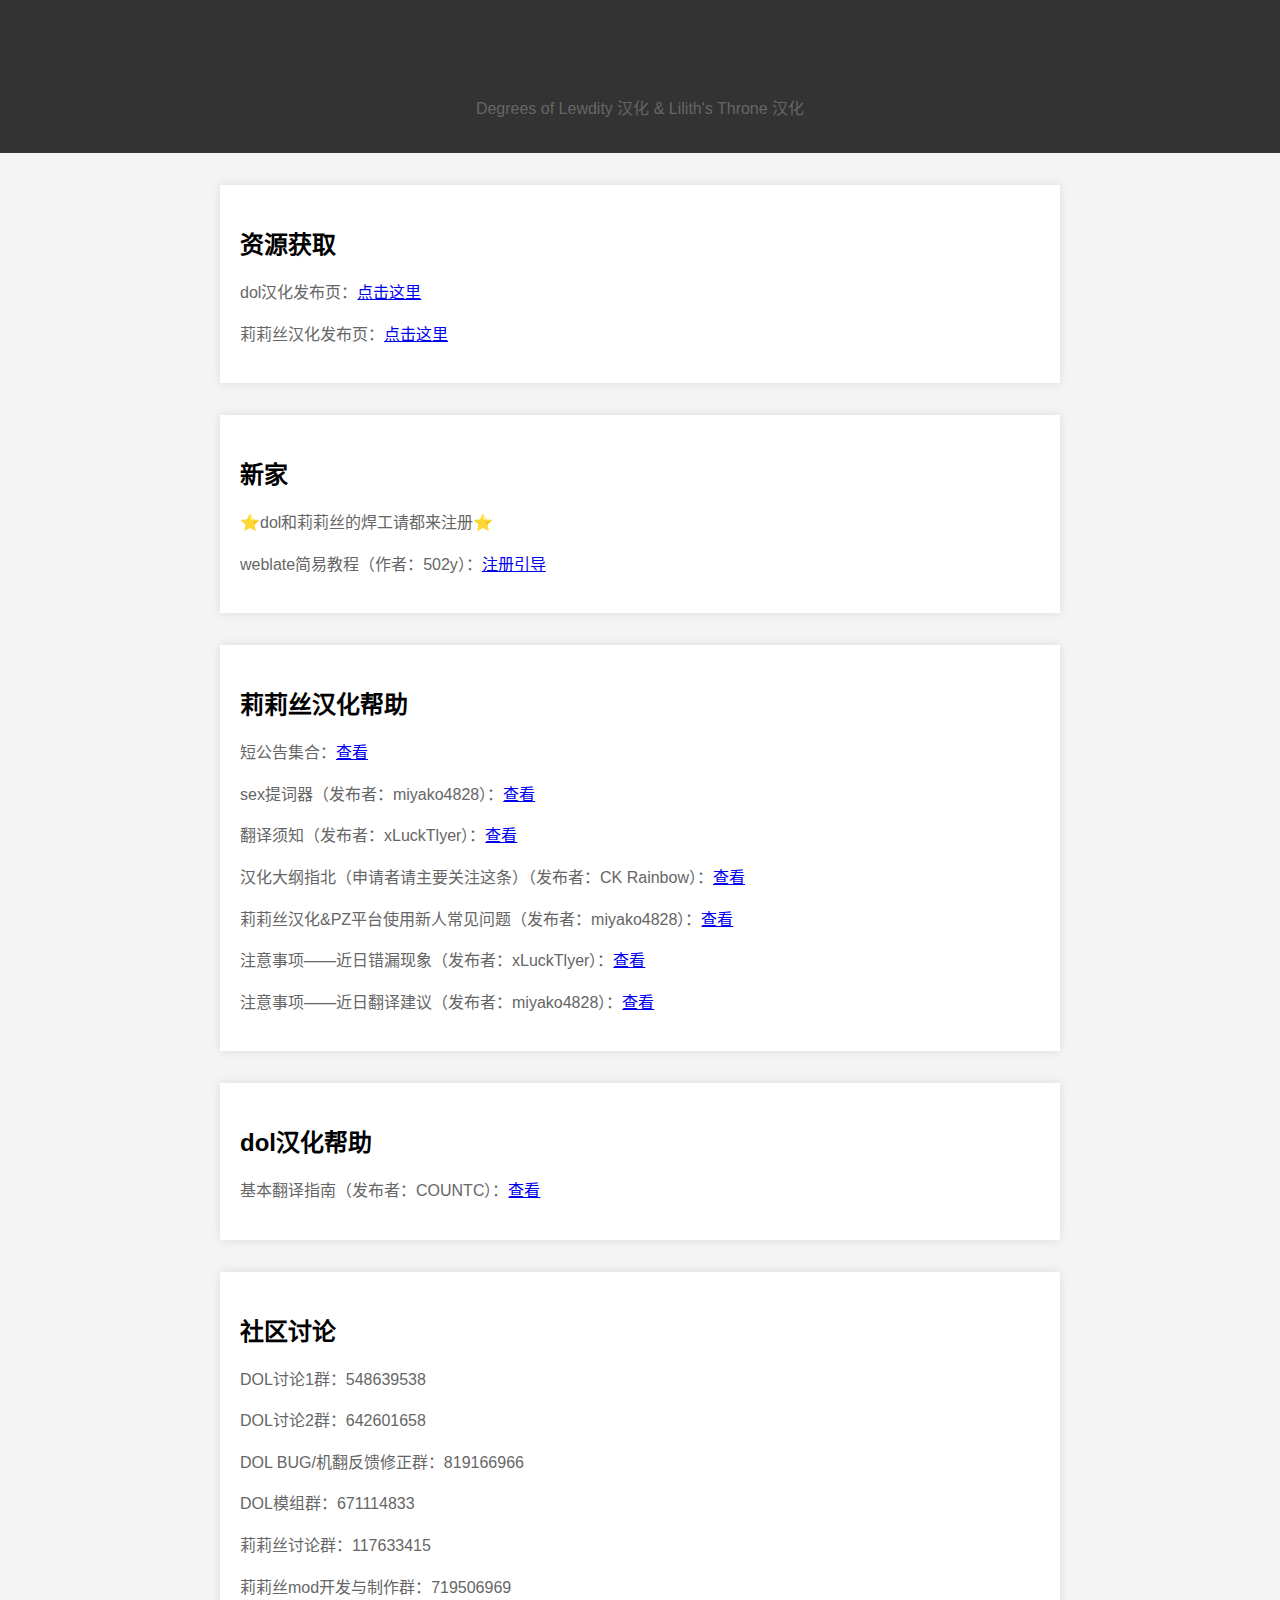
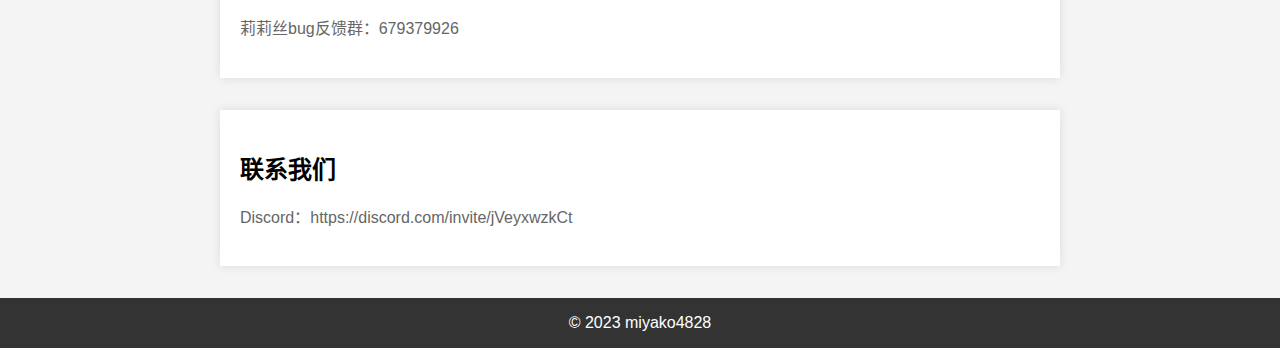
<file: index.html>
<!DOCTYPE html>
<html lang="zh-CN">

<head>
    <meta charset="UTF-8">
    <meta name="viewport" content="width=device-width, initial-scale=1.0">
    <title>种植园汉化组介绍页</title>
    <style>
        body {
            font-family: Arial, sans-serif;
            margin: 0;
            padding: 0;
            background-color: #f4f4f4;
        }

        header {
            background-color: #333;
            color: #fff;
            padding: 1em;
            text-align: center;
        }

        section {
            max-width: 800px;
            margin: 2em auto;
            padding: 20px;
            background-color: #fff;
            box-shadow: 0 0 10px rgba(0, 0, 0, 0.1);
        }

        h1 {
            color: #333;
        }

        p {
            line-height: 1.6;
            color: #666;
        }

        footer {
            text-align: center;
            padding: 1em;
            background-color: #333;
            color: #fff;
        }
    </style>
</head>

<body>

    <header>
        <h1>miyako4828</h1>
        <p>Degrees of Lewdity 汉化 &amp; Lilith's Throne 汉化</p>
    </header>

    <section>
        <h2>资源获取</h2>
        <p>dol汉化发布页：<a href="https://github.com/Eltirosto/Degrees-of-Lewdity-Chinese-Localization/releases" target="_blank" rel="noopener">点击这里</a></p>
        <p>莉莉丝汉化发布页：<a href="https://github.com/chinese-liliths-throne/liliths-throne-chinese-localization/releases" target="_blank" rel="noopener">点击这里</a></p>
    </section>

    <section>
        <h2>新家</h2>
        <p>⭐dol和莉莉丝的焊工请都来注册⭐</p>
        <p>weblate简易教程（作者：502y）：<a href="Guide\guide.html">注册引导</a></p>
    </section>
    
    <!--
        <section>
            <h2>术语表</h2>
            <p><a href="Terminology\temp.html">术语暂替 请使用ctrl+F搜索</a></p>
        </section>

    -->
    
    <section>
        <h2>莉莉丝汉化帮助</h2>
        <p>短公告集合：<a href="Notes/short.html">查看</a></p>
        <p>sex提词器（发布者：miyako4828）：<a href="Notes/sex.html">查看</a></p>
        <p>翻译须知（发布者：xLuckTlyer）：<a href="Notes/knows.html">查看</a></p>
        <p>汉化大纲指北（申请者请主要关注这条）（发布者：CK Rainbow）：<a href="Notes/north.html">查看</a></p>
        <p>莉莉丝汉化&amp;PZ平台使用新人常见问题（发布者：miyako4828）：<a href="Notes/questions.html">查看</a></p>
        <p>注意事项——近日错漏现象（发布者：xLuckTlyer）：<a href="Notes/attBug.html">查看</a></p>
        <p>注意事项——近日翻译建议（发布者：miyako4828）：<a href="Notes/attAdc.html">查看</a></p>
    </section>

    <section>
        <h2>dol汉化帮助</h2>
        <p>基本翻译指南（发布者：COUNTC）：<a href="Notes/base.html">查看</a></p>
    </section>
    
    <section>
        <h2>社区讨论</h2>
        <p>DOL讨论1群：548639538</p>
        <p>DOL讨论2群：642601658</p>
        <p>DOL BUG/机翻反馈修正群：819166966</p>
        <p>DOL模组群：671114833</p>
        <p>莉莉丝讨论群：117633415</p>
        <p>莉莉丝mod开发与制作群：719506969</p>
        <p>莉莉丝bug反馈群：679379926</p>
    </section>

    <section>
        <h2>联系我们</h2>
        <p>Discord：https://discord.com/invite/jVeyxwzkCt</a></p>
    </section>

    <footer>
        &copy; 2023 miyako4828
    </footer>

</body>

</html>
</file>
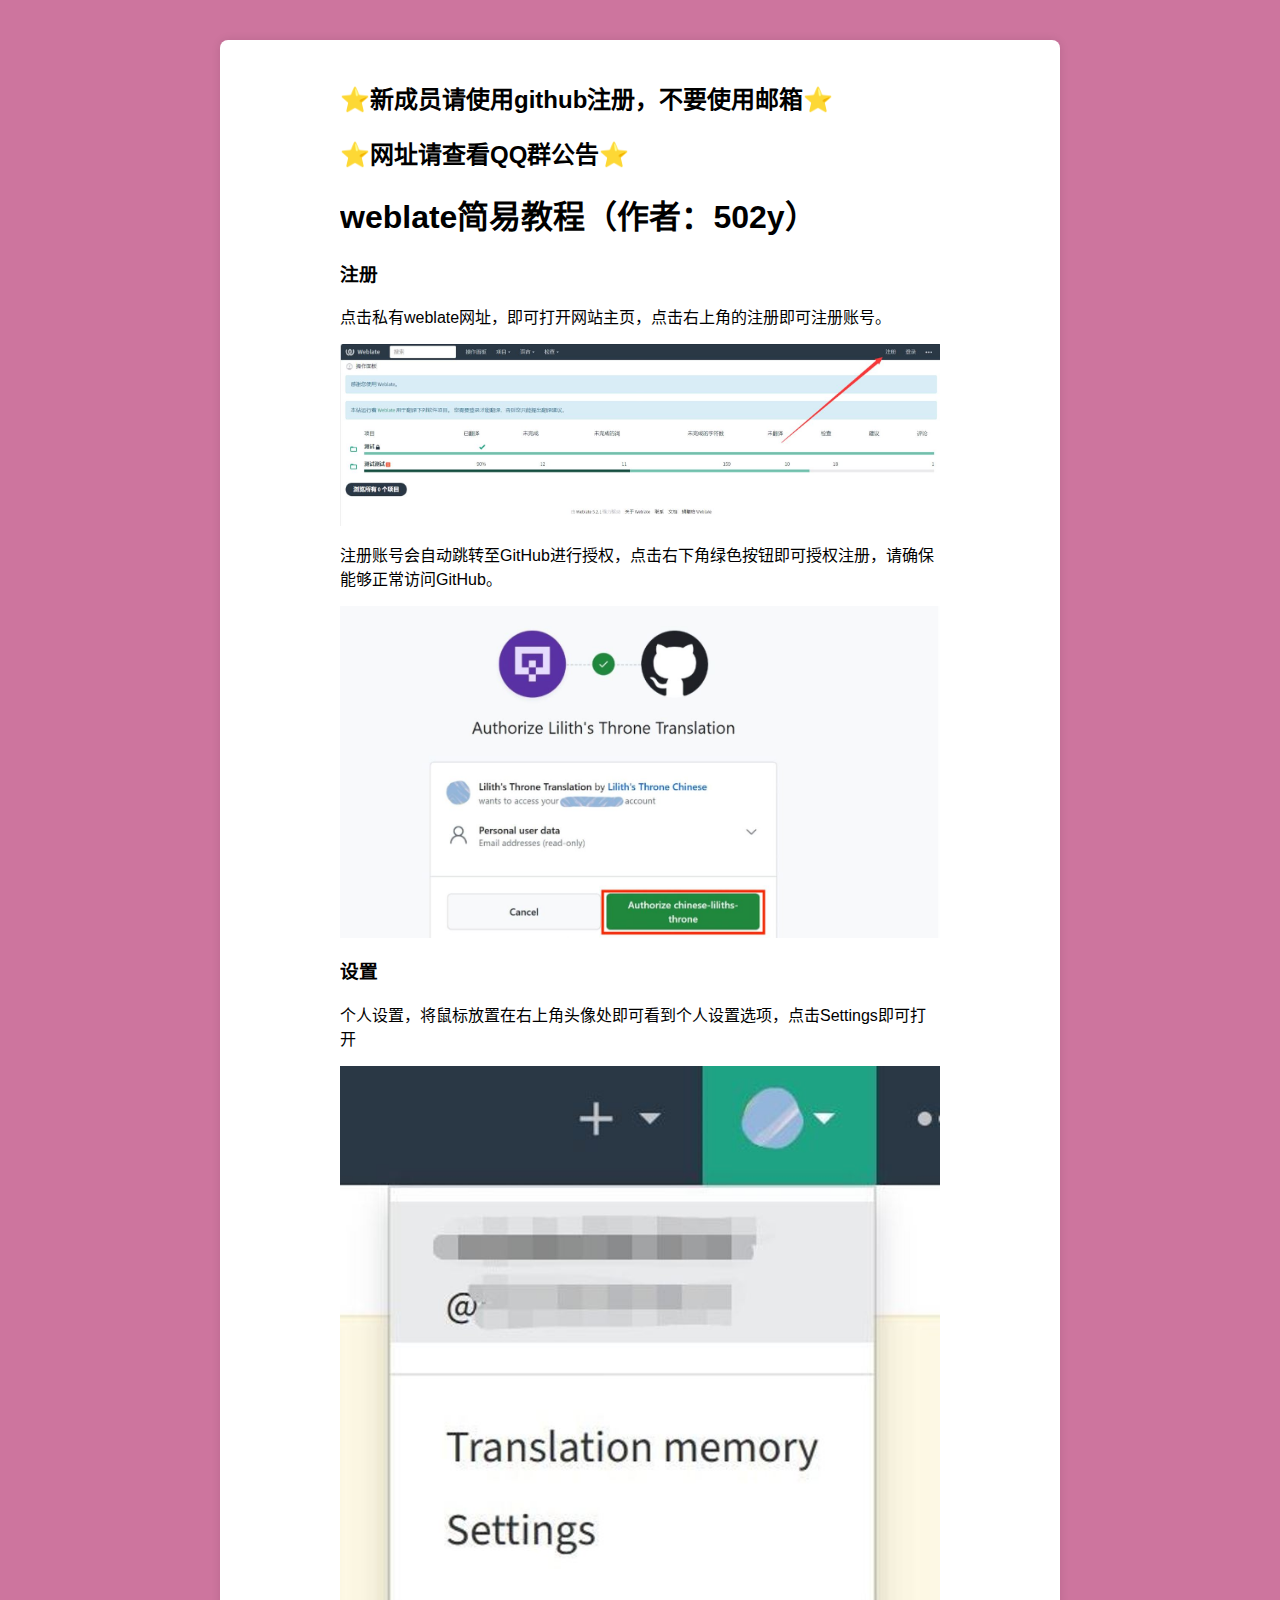
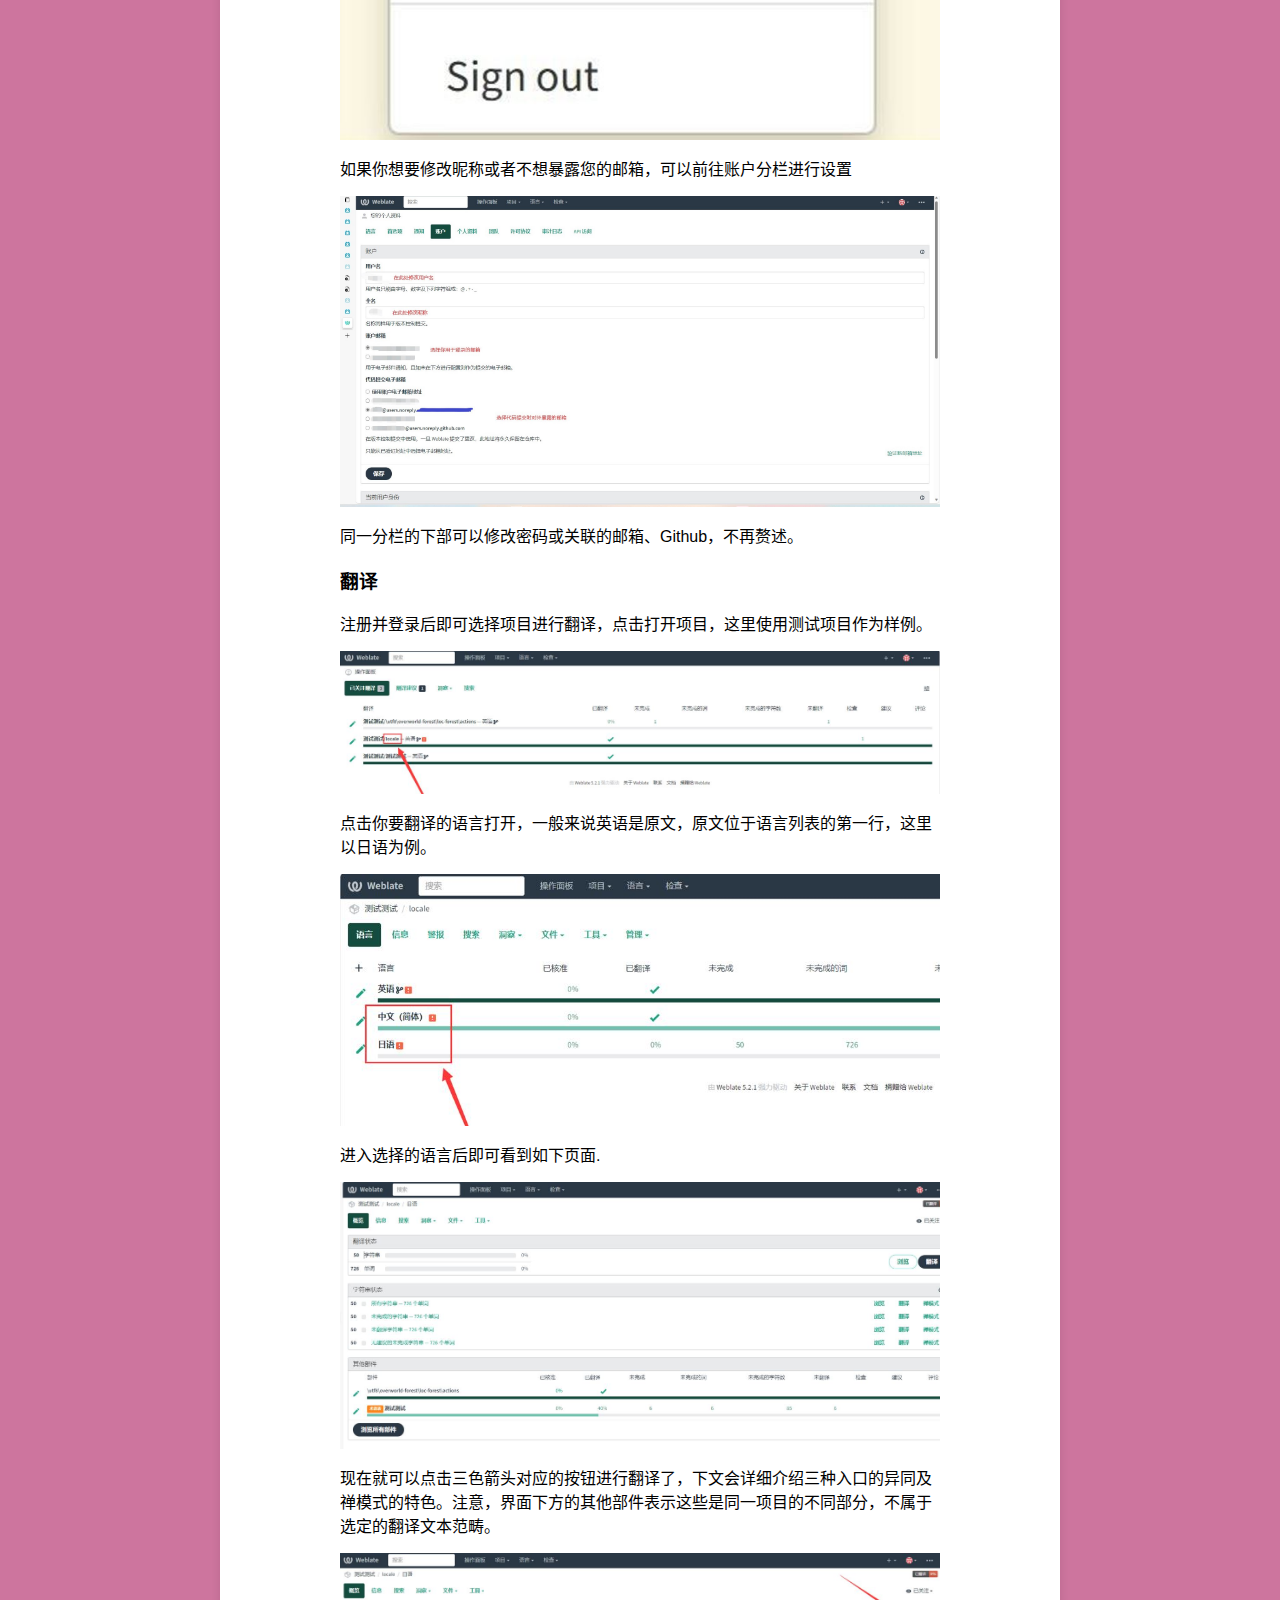
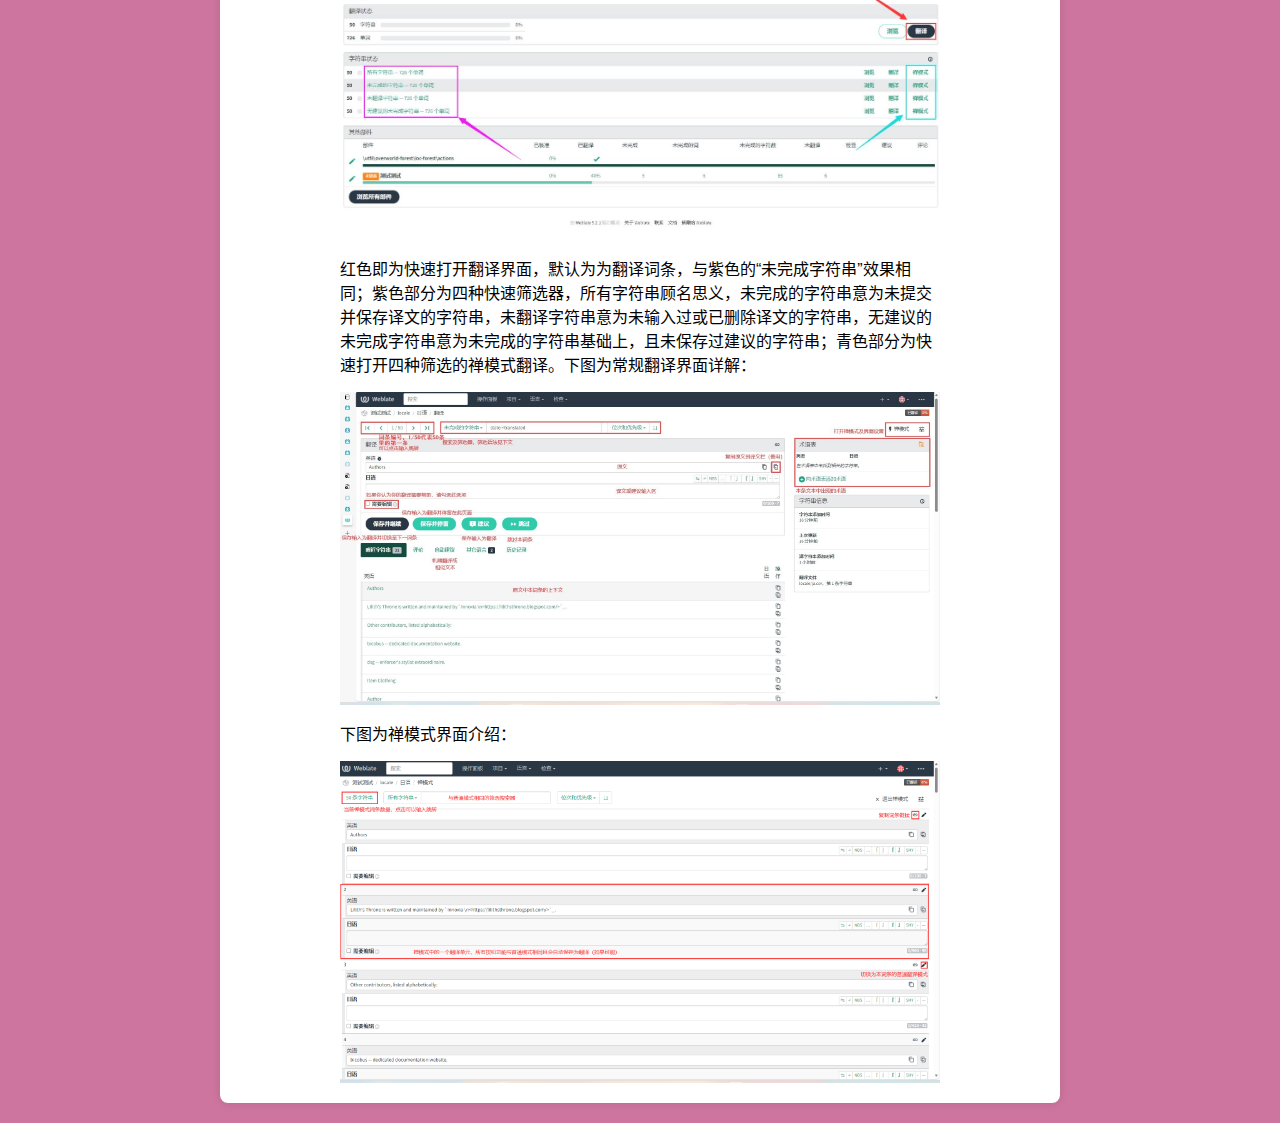
<file: Guide/guide.html>
<!DOCTYPE html>
<html lang="zh-CN">

<head>
    <meta charset="UTF-8">
    <meta name="viewport" content="width=device-width, initial-scale=1.0">
    <title>weblate简易教程（作者：502y）</title>
    <style>
        body {
            font-family: 'Arial', sans-serif;
            background-color: #c45e8eda; /* 整个页面的背景颜色 */
            padding: 20px;
            margin: 0;
        }

        section {
            max-width: 800px;
            margin: 0 auto;
            background-color: #ffffff; /* 特定区域的背景颜色 */
            box-shadow: 0 0 10px rgba(0, 0, 0, 0.1);
            padding: 20px;
            margin-top: 20px;
            border-radius: 8px;
        }
        /* 定义缩放框的样式 */
        .image-zoom {
            position: relative;
            overflow: hidden;
            width: 100%;
            max-width: 600px; /* 设置最大宽度，根据需要调整 */
            margin: 0 auto; /* 居中显示 */
        }

        /* 定义图片的样式 */
        .image-zoom img {
            display: block;
            width: 100%;
            height: auto;
            transition: transform 0.3s ease; /* 添加过渡效果 */
        }

        /* 缩放框激活时的样式 */
        .image-zoom:hover img {
            transform: scale(1.0); /* 放大图片 */
        }
    </style>
</head>

<body>

    <div id="content" class="container">
        <section>
            <div id="markdown-content">
                <div class="image-zoom">
                    <h2 class="code-line" data-line-start=0 data-line-end=1 ><a id="weblate_0"></a>⭐新成员请使用github注册，不要使用邮箱⭐</h2>
                    <h2 class="code-line" data-line-start=0 data-line-end=1 ><a id="weblate_0"></a>⭐网址请查看QQ群公告⭐</h2>
                    <h1 class="code-line" data-line-start=0 data-line-end=1 ><a id="weblate_0"></a>weblate简易教程（作者：502y）</h1>
                    <h3 class="code-line" data-line-start=2 data-line-end=3 ><a id="_2"></a>注册</h3>
                    <p class="has-line-data" data-line-start="4" data-line-end="5">点击私有weblate网址，即可打开网站主页，点击右上角的注册即可注册账号。</p>
                    <img src="../Source/imgGuide/01注册.jpg" alt="注册图片">
                    <p class="has-line-data" data-line-start="8" data-line-end="9">注册账号会自动跳转至GitHub进行授权，点击右下角绿色按钮即可授权注册，请确保能够正常访问GitHub。</p>
                    <img src="../Source/imgGuide/02授权.jpg" alt="github授权">
                    <h3 class="code-line" data-line-start=12 data-line-end=13 ><a id="_12"></a>设置</h3>
                    <p class="has-line-data" data-line-start="14" data-line-end="15">个人设置，将鼠标放置在右上角头像处即可看到个人设置选项，点击Settings即可打开</p>
                    <img src="../Source/imgGuide/09设置1.jpg" alt="个人设置">
                    <p class="has-line-data" data-line-start="18" data-line-end="19">如果你想要修改昵称或者不想暴露您的邮箱，可以前往账户分栏进行设置</p>
                    <img src="../Source/imgGuide/10设置2.jpg" alt="修改信息">
                    <p class="has-line-data" data-line-start="22" data-line-end="23">同一分栏的下部可以修改密码或关联的邮箱、Github，不再赘述。</p>
                    <h3 class="code-line" data-line-start=24 data-line-end=25 ><a id="_24"></a>翻译</h3>
                    <p class="has-line-data" data-line-start="26" data-line-end="27">注册并登录后即可选择项目进行翻译，点击打开项目，这里使用测试项目作为样例。</p>
                    <img src="../Source/imgGuide/03翻译.jpg" alt="开始翻译">
                    <p class="has-line-data" data-line-start="30" data-line-end="31">点击你要翻译的语言打开，一般来说英语是原文，原文位于语言列表的第一行，这里以日语为例。</p>
                    <img src="../Source/imgGuide/04语言.jpg" alt="选择语言">
                    <p class="has-line-data" data-line-start="34" data-line-end="35">进入选择的语言后即可看到如下页面.</p>
                    <img src="../Source/imgGuide/05界面.jpg" alt="选择界面">
                    <p class="has-line-data" data-line-start="38" data-line-end="39">现在就可以点击三色箭头对应的按钮进行翻译了，下文会详细介绍三种入口的异同及禅模式的特色。注意，界面下方的其他部件表示这些是同一项目的不同部分，不属于选定的翻译文本范畴。</p>
                    <img src="../Source/imgGuide/06介绍.jpg" alt="界面介绍">
                    <p class="has-line-data" data-line-start="42" data-line-end="43">红色即为快速打开翻译界面，默认为为翻译词条，与紫色的“未完成字符串”效果相同；紫色部分为四种快速筛选器，所有字符串顾名思义，未完成的字符串意为未提交并保存译文的字符串，未翻译字符串意为未输入过或已删除译文的字符串，无建议的未完成字符串意为未完成的字符串基础上，且未保存过建议的字符串；青色部分为快速打开四种筛选的禅模式翻译。下图为常规翻译界面详解：</p>
                    <img src="../Source/imgGuide/07常规界面.jpg" alt="常规界面图片">
                    <p class="has-line-data" data-line-start="46" data-line-end="47">下图为禅模式界面介绍：</p>
                    <img src="../Source/imgGuide/08禅界面.jpg" alt="禅界面图片">
                </div>  
            </div>
        </section>
    </div>

</body>

</html>
</file>
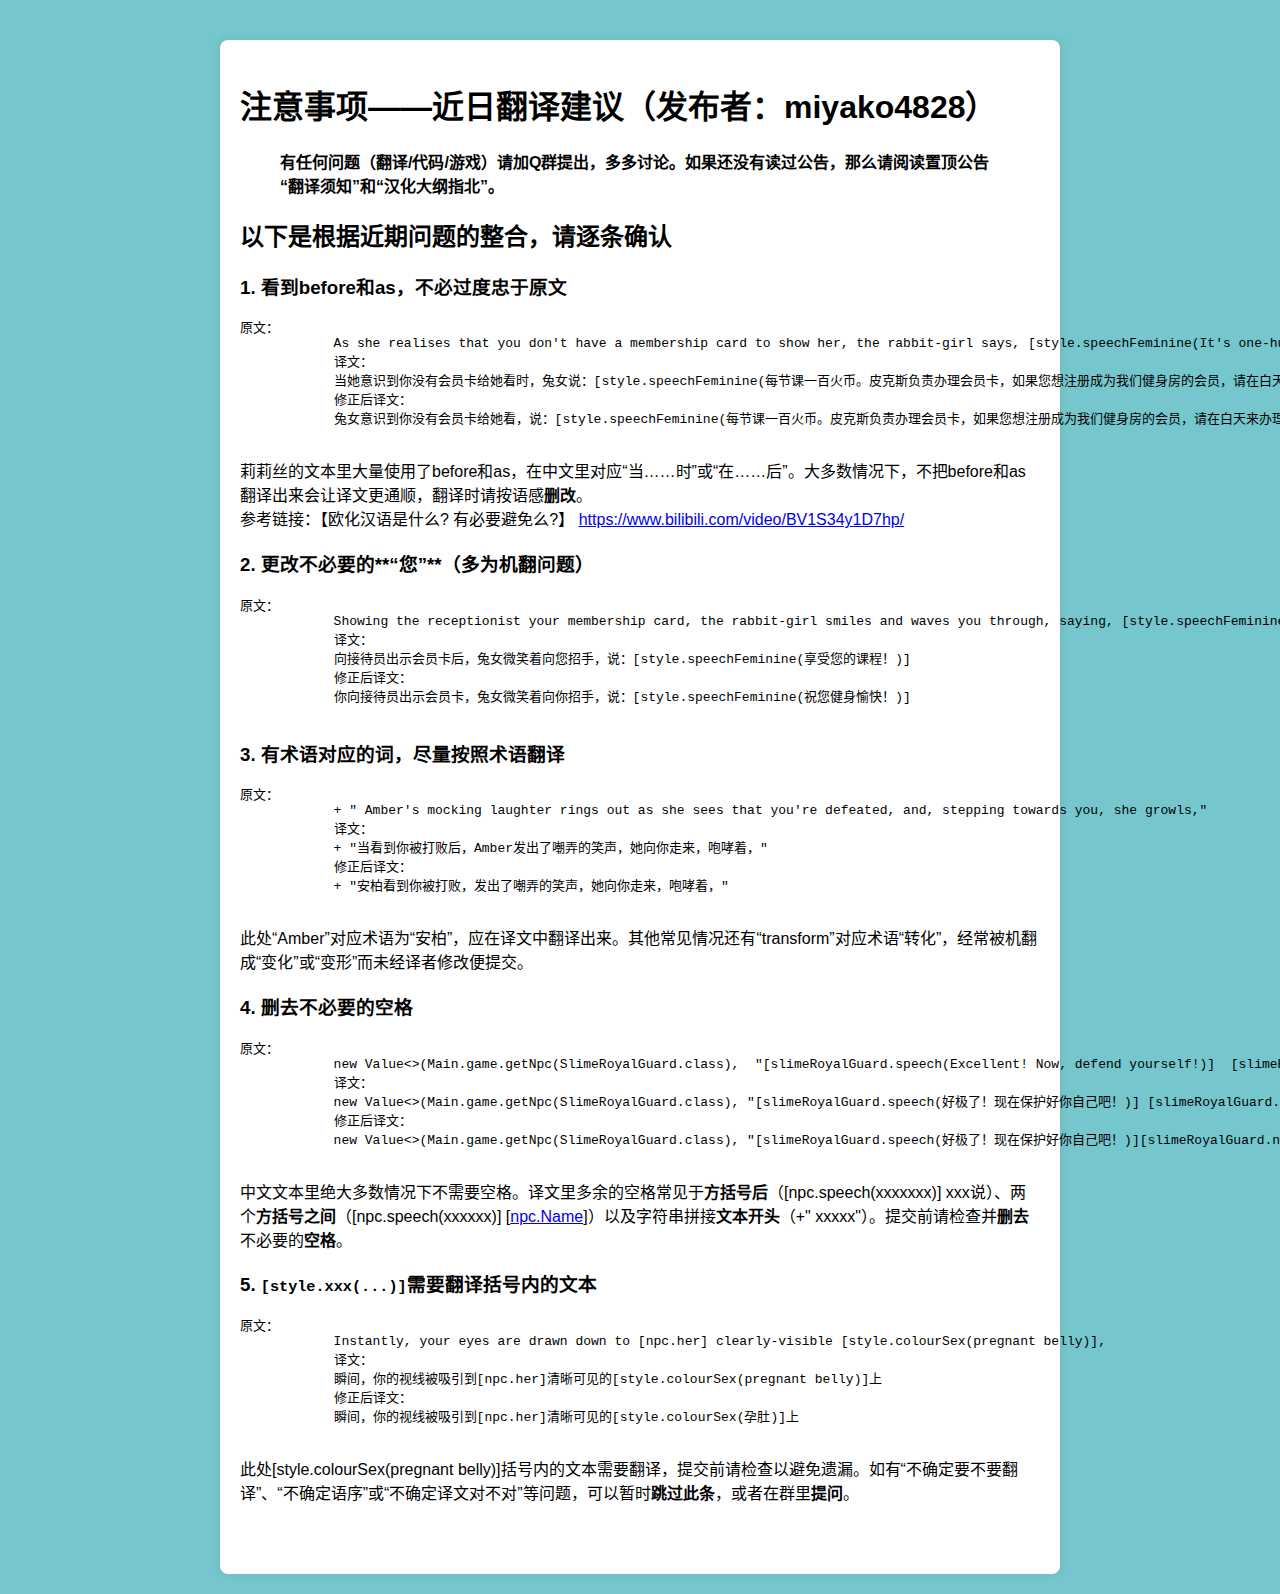
<file: Notes/attAdc.html>
<!DOCTYPE html>
<html lang="zh-CN">

<head>
    <meta charset="UTF-8">
    <meta name="viewport" content="width=device-width, initial-scale=1.0">
    <title>注意事项——近日翻译建议（发布者：miyako4828）</title>
    <style>
        body {
            font-family: 'Arial', sans-serif;
            background-color: #5ebec4da; /* 整个页面的背景颜色 */
            padding: 20px;
            margin: 0;
        }

        section {
            max-width: 800px;
            margin: 0 auto;
            background-color: #ffffff; /* 特定区域的背景颜色 */
            box-shadow: 0 0 10px rgba(0, 0, 0, 0.1);
            padding: 20px;
            margin-top: 20px;
            border-radius: 8px;
        }
    </style>
</head>

<body>

    <div id="content" class="container">
        <section>
            <h1 class="code-line" data-line-start=0 data-line-end=1 ><a id="_0"></a>注意事项——近日翻译建议（发布者：miyako4828）</h1>
            <blockquote>
            <p class="has-line-data" data-line-start="2" data-line-end="3"><strong>有任何问题（翻译/代码/游戏）请加Q群提出，多多讨论。如果还没有读过公告，那么请阅读置顶公告“翻译须知”和“汉化大纲指北”。</strong></p>
            </blockquote>
            <h2 class="code-line" data-line-start=5 data-line-end=6 ><a id="_5"></a>以下是根据近期问题的整合，请逐条确认</h2>
            <h3 class="code-line" data-line-start=8 data-line-end=9 ><a id="1_beforeas_8"></a>1. 看到<strong>before</strong>和<strong>as</strong>，不必过度忠于原文</h3>
            <pre><code class="has-line-data" data-line-start="11" data-line-end="18">原文：
            As she realises that you don't have a membership card to show her, the rabbit-girl says, [style.speechFeminine(It's one-hundred flames per session. Pix handles the memberships, so if you wanted to sign up to become a member of our gym, then please come back during the day.)]
            译文：
            当她意识到你没有会员卡给她看时，兔女说：[style.speechFeminine(每节课一百火币。皮克斯负责办理会员卡，如果您想注册成为我们健身房的会员，请在白天来办理。)]
            修正后译文：
            兔女意识到你没有会员卡给她看，说：[style.speechFeminine(每节课一百火币。皮克斯负责办理会员卡，如果您想注册成为我们健身房的会员，请在白天来办理。)]
            </code></pre>
            <p class="has-line-data" data-line-start="19" data-line-end="21">莉莉丝的文本里大量使用了before和as，在中文里对应“当……时”或“在……后”。大多数情况下，不把before和as翻译出来会让译文更通顺，翻译时请按语感<strong>删改</strong>。<br>
            参考链接：【欧化汉语是什么? 有必要避免么?】 <a href="https://www.bilibili.com/video/BV1S34y1D7hp/">https://www.bilibili.com/video/BV1S34y1D7hp/</a></p>
            <h3 class="code-line" data-line-start=22 data-line-end=23 ><a id="2__22"></a>2. 更改不必要的**“您”**（多为机翻问题）</h3>
            <pre><code class="has-line-data" data-line-start="25" data-line-end="32">原文：
            Showing the receptionist your membership card, the rabbit-girl smiles and waves you through, saying, [style.speechFeminine(Enjoy your session!)] 
            译文：
            向接待员出示会员卡后，兔女微笑着向您招手，说：[style.speechFeminine(享受您的课程！)]
            修正后译文：
            你向接待员出示会员卡，兔女微笑着向你招手，说：[style.speechFeminine(祝您健身愉快！)]
            </code></pre>
            <h3 class="code-line" data-line-start=34 data-line-end=35 ><a id="3__34"></a>3. 有术语对应的词，尽量<strong>按照术语翻译</strong></h3>
            <pre><code class="has-line-data" data-line-start="37" data-line-end="44">原文：
            + &quot; Amber's mocking laughter rings out as she sees that you're defeated, and, stepping towards you, she growls,&quot;
            译文：
            + &quot;当看到你被打败后，Amber发出了嘲弄的笑声，她向你走来，咆哮着，&quot;
            修正后译文：
            + &quot;安柏看到你被打败，发出了嘲弄的笑声，她向你走来，咆哮着，&quot;
            </code></pre>
            <p class="has-line-data" data-line-start="45" data-line-end="46">此处“Amber”对应术语为“安柏”，应在译文中翻译出来。其他常见情况还有“transform”对应术语“转化”，经常被机翻成“变化”或“变形”而未经译者修改便提交。</p>
            <h3 class="code-line" data-line-start=47 data-line-end=48 ><a id="4__47"></a>4. <strong>删去</strong>不必要的<strong>空格</strong></h3>
            <pre><code class="has-line-data" data-line-start="50" data-line-end="57">原文：
            new Value&lt;&gt;(Main.game.getNpc(SlimeRoyalGuard.class),  &quot;[slimeRoyalGuard.speech(Excellent! Now, defend yourself!)]  [slimeRoyalGuard.name] booms, before moving forwards to attack.&quot;)));
            译文：
            new Value&lt;&gt;(Main.game.getNpc(SlimeRoyalGuard.class), &quot;[slimeRoyalGuard.speech(好极了！现在保护好你自己吧！)] [slimeRoyalGuard.name]在怒吼完之后再次发起了进攻。&quot;)));
            修正后译文：
            new Value&lt;&gt;(Main.game.getNpc(SlimeRoyalGuard.class), &quot;[slimeRoyalGuard.speech(好极了！现在保护好你自己吧！)][slimeRoyalGuard.name]在怒吼完之后再次发起了进攻。&quot;)));
            </code></pre>
            <p class="has-line-data" data-line-start="58" data-line-end="59">中文文本里绝大多数情况下不需要空格。译文里多余的空格常见于<strong>方括号后</strong>（[npc.speech(xxxxxxx)] xxx说）、两个<strong>方括号之间</strong>（[npc.speech(xxxxxx)] [<a href="http://npc.Name">npc.Name</a>]）以及字符串拼接<strong>文本开头</strong>（+&quot; xxxxx&quot;）。提交前请检查并<strong>删去</strong>不必要的<strong>空格</strong>。</p>
            <h3 class="code-line" data-line-start=60 data-line-end=61 ><a id="5_stylexxx_60"></a>5. <code>[style.xxx(...)]</code>需要翻译<strong>括号内的文本</strong></h3>
            <pre><code class="has-line-data" data-line-start="63" data-line-end="70">原文：
            Instantly, your eyes are drawn down to [npc.her] clearly-visible [style.colourSex(pregnant belly)], 
            译文：
            瞬间，你的视线被吸引到[npc.her]清晰可见的[style.colourSex(pregnant belly)]上
            修正后译文：
            瞬间，你的视线被吸引到[npc.her]清晰可见的[style.colourSex(孕肚)]上
            </code></pre>
            <p class="has-line-data" data-line-start="71" data-line-end="72">此处[style.colourSex(pregnant belly)]括号内的文本需要翻译，提交前请检查以避免遗漏。如有“不确定要不要翻译”、“不确定语序”或“不确定译文对不对”等问题，可以暂时<strong>跳过此条</strong>，或者在群里<strong>提问</strong>。</p>
            <p class="has-line-data" data-line-start="73" data-line-end="74">​</p>
            <div id="markdown-content">
                
            </div>
        </section>
    </div>

</body>

</html>
</file>
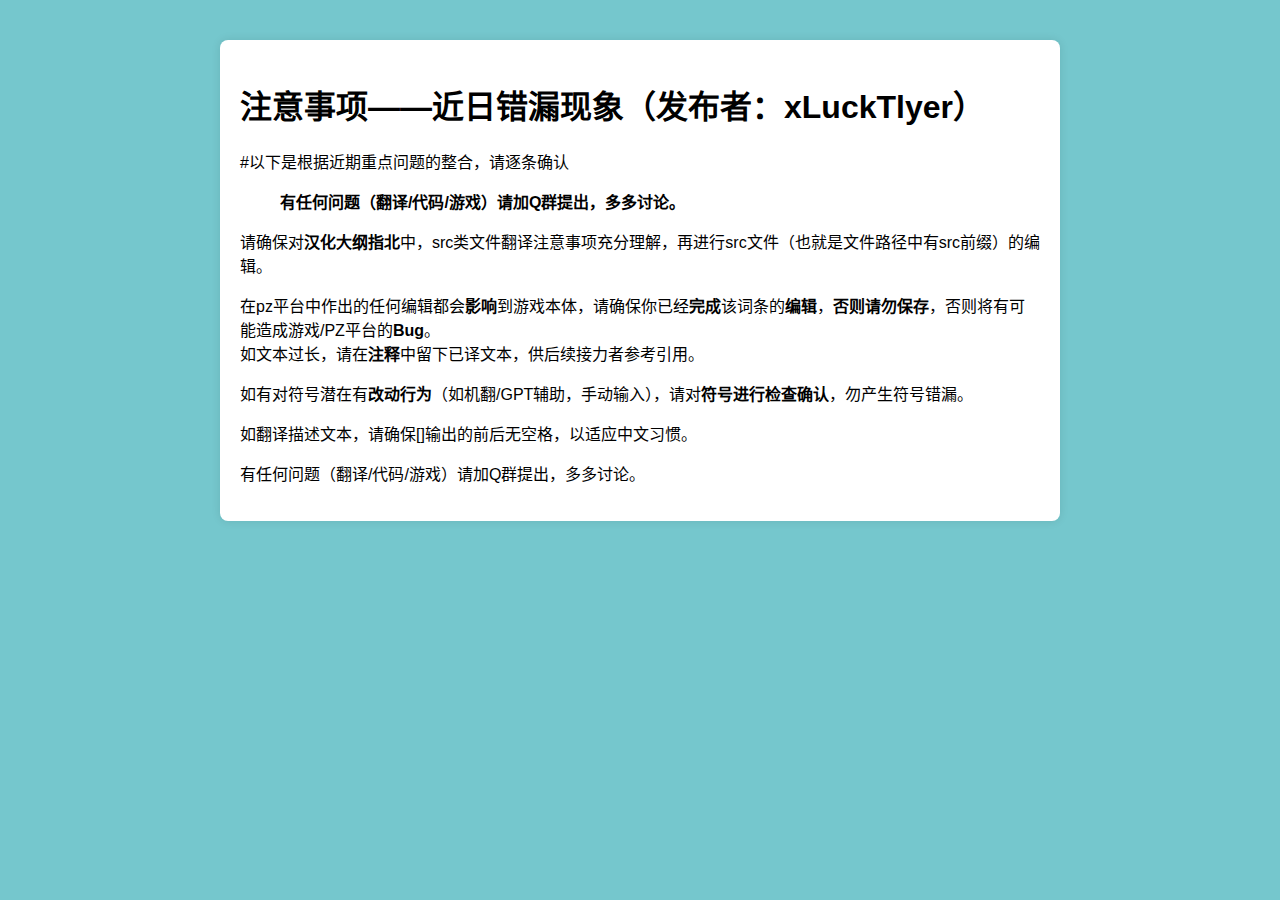
<file: Notes/attBug.html>
<!DOCTYPE html>
<html lang="zh-CN">

<head>
    <meta charset="UTF-8">
    <meta name="viewport" content="width=device-width, initial-scale=1.0">
    <title>注意事项——近日错漏现象（发布者：xLuckTlyer）</title>
    <style>
        body {
            font-family: 'Arial', sans-serif;
            background-color: #5ebec4da; /* 整个页面的背景颜色 */
            padding: 20px;
            margin: 0;
        }

        section {
            max-width: 800px;
            margin: 0 auto;
            background-color: #ffffff; /* 特定区域的背景颜色 */
            box-shadow: 0 0 10px rgba(0, 0, 0, 0.1);
            padding: 20px;
            margin-top: 20px;
            border-radius: 8px;
        }
    </style>
</head>

<body>

    <div id="content" class="container">
        <section>
            <h1 class="code-line" data-line-start=0 data-line-end=1 ><a id="_0"></a>注意事项——近日错漏现象（发布者：xLuckTlyer）</h1>
            <p class="has-line-data" data-line-start="2" data-line-end="3">#以下是根据近期重点问题的整合，请逐条确认</p>
            <blockquote>
            <p class="has-line-data" data-line-start="4" data-line-end="5"><strong>有任何问题（翻译/代码/游戏）请加Q群提出，多多讨论。</strong></p>
            </blockquote>
            <p class="has-line-data" data-line-start="6" data-line-end="7">请确保对<strong>汉化大纲指北</strong>中，src类文件翻译注意事项充分理解，再进行src文件（也就是文件路径中有src前缀）的编辑。</p>
            <p class="has-line-data" data-line-start="8" data-line-end="10">在pz平台中作出的任何编辑都会<strong>影响</strong>到游戏本体，请确保你已经<strong>完成</strong>该词条的<strong>编辑</strong>，<strong>否则请勿保存</strong>，否则将有可能造成游戏/PZ平台的<strong>Bug</strong>。<br>
            如文本过长，请在<strong>注释</strong>中留下已译文本，供后续接力者参考引用。</p>
            <p class="has-line-data" data-line-start="11" data-line-end="12">如有对符号潜在有<strong>改动行为</strong>（如机翻/GPT辅助，手动输入），请对<strong>符号进行检查确认</strong>，勿产生符号错漏。</p>
            <p class="has-line-data" data-line-start="13" data-line-end="14">如翻译描述文本，请确保[]输出的前后无空格，以适应中文习惯。</p>
            <p class="has-line-data" data-line-start="15" data-line-end="16">有任何问题（翻译/代码/游戏）请加Q群提出，多多讨论。</p>
            <div id="markdown-content">
                
            </div>
        </section>
    </div>

</body>

</html>
</file>
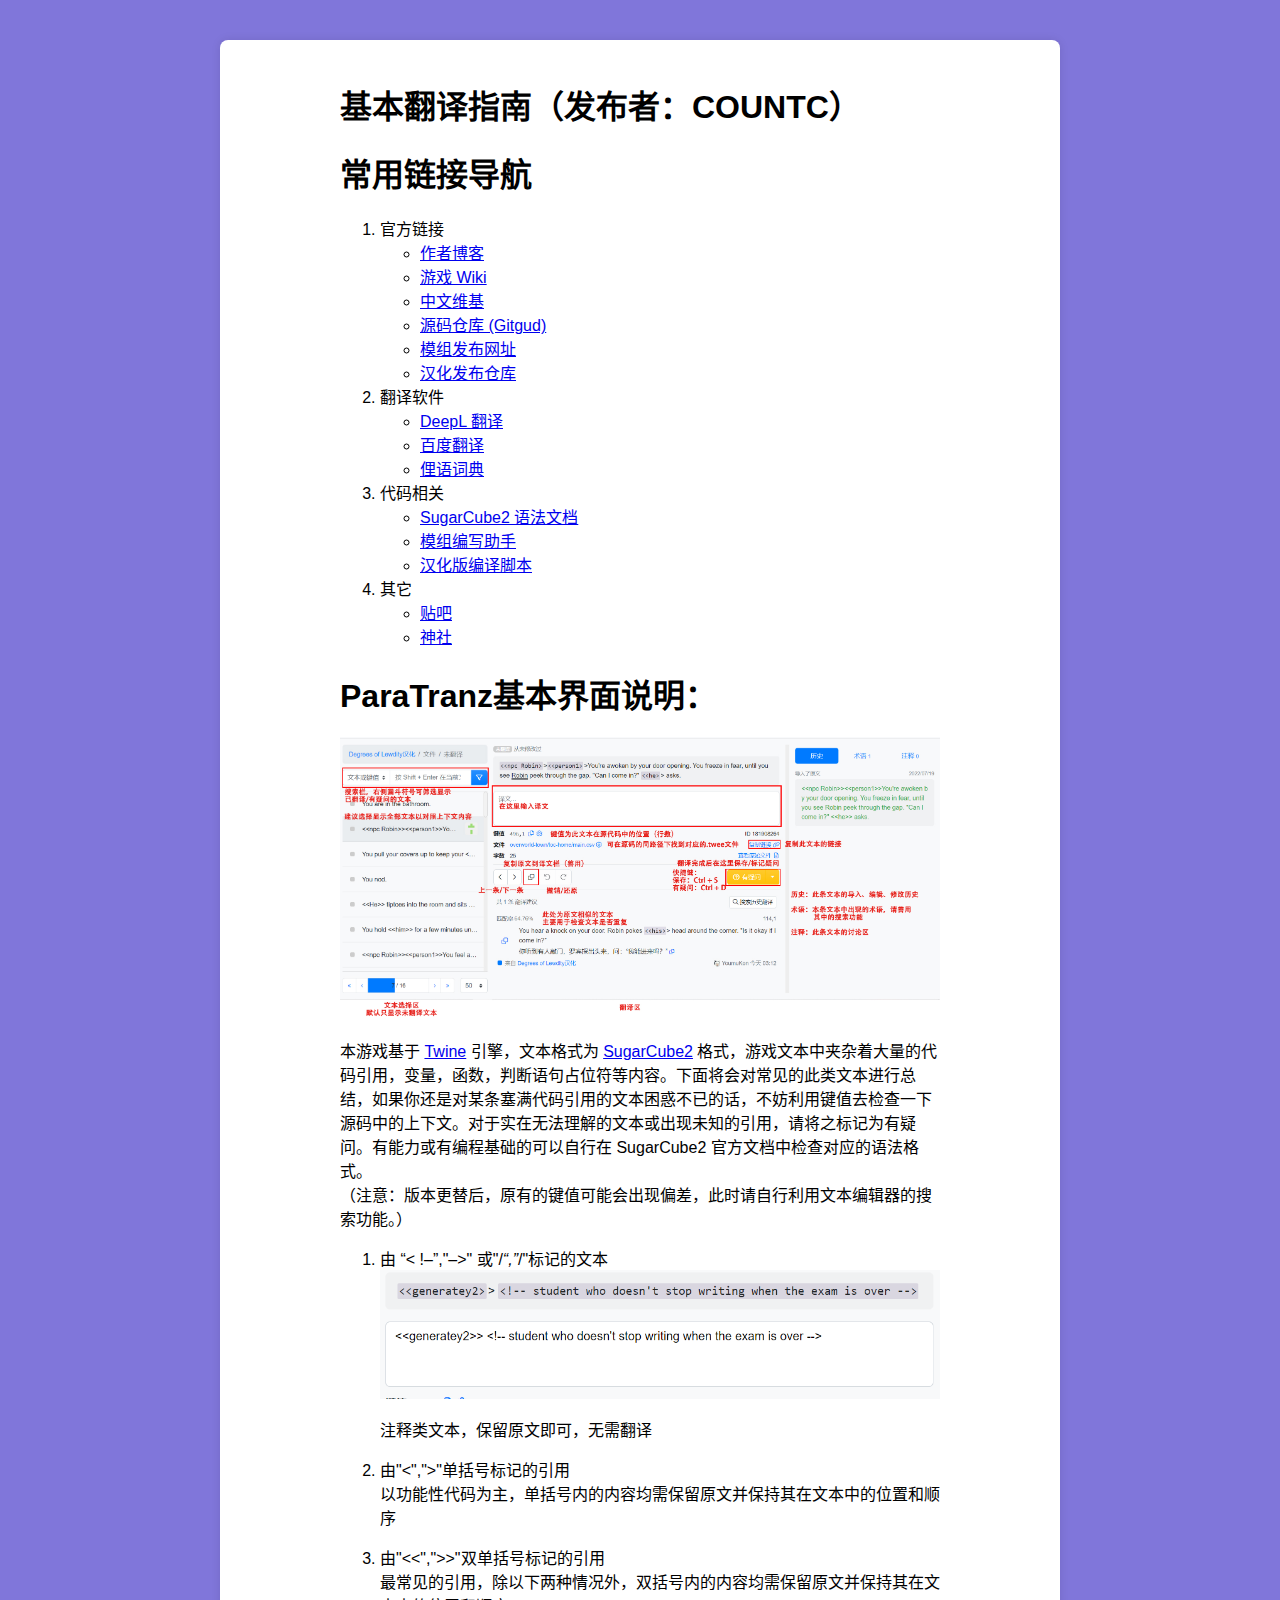
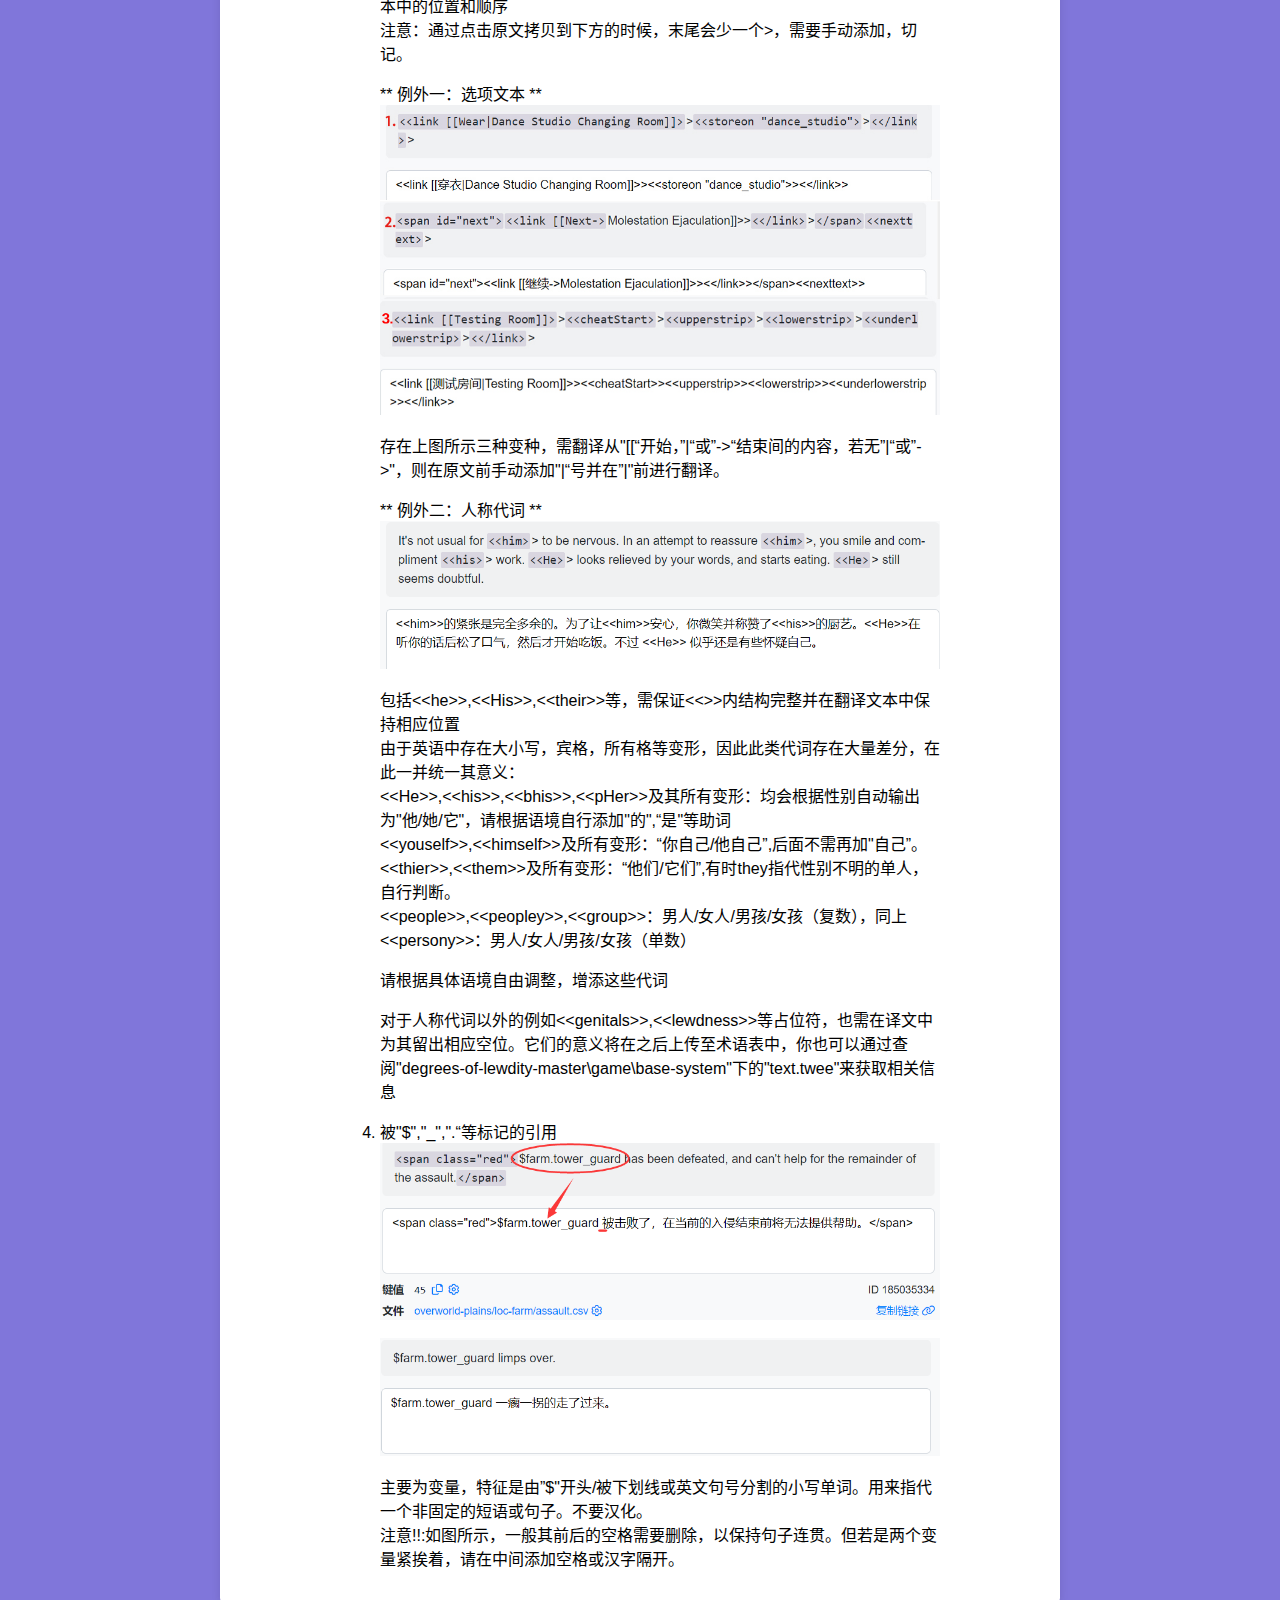
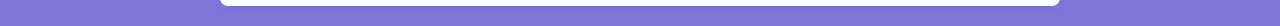
<file: Notes/base.html>
<!DOCTYPE html>
<html lang="zh-CN">

<head>
    <meta charset="UTF-8">
    <meta name="viewport" content="width=device-width, initial-scale=1.0">
    <title>基本翻译指南（发布者：COUNTC）</title>
    <style>
        body {
            font-family: 'Arial', sans-serif;
            background-color: #6b5fd4da; /* 整个页面的背景颜色 */
            padding: 20px;
            margin: 0;
        }

        section {
            max-width: 800px;
            margin: 0 auto;
            background-color: #ffffff; /* 特定区域的背景颜色 */
            box-shadow: 0 0 10px rgba(0, 0, 0, 0.1);
            padding: 20px;
            margin-top: 20px;
            border-radius: 8px;
        }
        .image-zoom {
            position: relative;
            overflow: hidden;
            width: 100%;
            max-width: 600px; /* 设置最大宽度，根据需要调整 */
            margin: 0 auto; /* 居中显示 */
        }

        /* 定义图片的样式 */
        .image-zoom img {
            display: block;
            width: 100%;
            height: auto;
            transition: transform 0.3s ease; /* 添加过渡效果 */
        }

        /* 缩放框激活时的样式 */
        .image-zoom:hover img {
            transform: scale(1.0); /* 放大图片 */
        }
    </style>
</head>

<body>

    <div id="content" class="container">
        <section>
            <div id="markdown-content">
                <div class="image-zoom">
                    <h1 class="code-line" data-line-start=0 data-line-end=1 ><a id="_0"></a>基本翻译指南（发布者：COUNTC）</h1>
                    <h1 class="code-line" data-line-start=0 data-line-end=1 ><a id="_0"></a>常用链接导航</h1>
                    <ol>
                    <li class="has-line-data" data-line-start="1" data-line-end="8">官方链接
                    <ul>
                    <li class="has-line-data" data-line-start="2" data-line-end="3"><a href="https://vrelnir.blogspot.com/">作者博客</a></li>
                    <li class="has-line-data" data-line-start="3" data-line-end="4"><a href="https://degreesoflewdity.miraheze.org/wiki/">游戏 Wiki</a></li>
                    <li class="has-line-data" data-line-start="4" data-line-end="5"><a href="https://degreesoflewditycn.miraheze.org/wiki/">中文维基</a></li>
                    <li class="has-line-data" data-line-start="5" data-line-end="6"><a href="https://gitgud.io/Vrelnir/degrees-of-lewdity/-/tree/master/">源码仓库 (Gitgud)</a></li>
                    <li class="has-line-data" data-line-start="6" data-line-end="7"><a href="https://dolmods.net/">模组发布网址</a></li>
                    <li class="has-line-data" data-line-start="7" data-line-end="8"><a href="https://github.com/Eltirosto/Degrees-of-Lewdity-Chinese-Localization">汉化发布仓库</a></li>
                    </ul>
                    </li>
                    <li class="has-line-data" data-line-start="8" data-line-end="12">翻译软件
                    <ul>
                    <li class="has-line-data" data-line-start="9" data-line-end="10"><a href="https://www.deepl.com/translator">DeepL 翻译</a></li>
                    <li class="has-line-data" data-line-start="10" data-line-end="11"><a href="https://fanyi.baidu.com/">百度翻译</a></li>
                    <li class="has-line-data" data-line-start="11" data-line-end="12"><a href="https://www.dictionary.com/">俚语词典</a></li>
                    </ul>
                    </li>
                    <li class="has-line-data" data-line-start="12" data-line-end="16">代码相关
                    <ul>
                    <li class="has-line-data" data-line-start="13" data-line-end="14"><a href="https://www.motoslave.net/sugarcube/2/docs">SugarCube2 语法文档</a></li>
                    <li class="has-line-data" data-line-start="14" data-line-end="15"><a href="https://github.com/NumberSir/DOL-Mod-Intepreted-Helper">模组编写助手</a></li>
                    <li class="has-line-data" data-line-start="15" data-line-end="16"><a href="https://github.com/NumberSir/vrelnir_localization">汉化版编译脚本</a></li>
                    </ul>
                    </li>
                    <li class="has-line-data" data-line-start="16" data-line-end="20">其它
                    <ul>
                    <li class="has-line-data" data-line-start="17" data-line-end="18"><a href="https://tieba.baidu.com/f?kw=dol">贴吧</a></li>
                    <li class="has-line-data" data-line-start="18" data-line-end="20"><a href="https://kitsune.ee/forum.php?mod=forumdisplay&amp;fid=63">神社</a></li>
                    </ul>
                    </li>
                    </ol>
                    <h1 class="code-line" data-line-start=20 data-line-end=21 ><a id="ParaTranz_20"></a>ParaTranz基本界面说明：</h1>
                    <p class="has-line-data" data-line-start="21" data-line-end="22"><img src="../Source/imgBase/01基本界面.jpg" alt="基本界面"></p>
                    <p class="has-line-data" data-line-start="23" data-line-end="25">本游戏基于 <a href="https://twinery.org/">Twine</a> 引擎，文本格式为 <a href="https://www.motoslave.net/sugarcube/2/docs">SugarCube2</a> 格式，游戏文本中夹杂着大量的代码引用，变量，函数，判断语句占位符等内容。下面将会对常见的此类文本进行总结，如果你还是对某条塞满代码引用的文本困惑不已的话，不妨利用键值去检查一下源码中的上下文。对于实在无法理解的文本或出现未知的引用，请将之标记为有疑问。有能力或有编程基础的可以自行在 SugarCube2 官方文档中检查对应的语法格式。<br>
                    （注意：版本更替后，原有的键值可能会出现偏差，此时请自行利用文本编辑器的搜索功能。）</p>
                    <ol>
                    <li class="has-line-data" data-line-start="26" data-line-end="30">
                    <p class="has-line-data" data-line-start="26" data-line-end="29">由 “&lt; !–”,&quot;–&gt;&quot; 或&quot;/<em>“,”</em>/&quot;标记的文本<br>
                    <img src="../Source/imgBase/02文本1.png" alt=""><br>
                    注释类文本，保留原文即可，无需翻译</p>
                    </li>
                    <li class="has-line-data" data-line-start="30" data-line-end="33">
                    <p class="has-line-data" data-line-start="30" data-line-end="32">由&quot;&lt;&quot;,&quot;&gt;&quot;单括号标记的引用<br>
                    以功能性代码为主，单括号内的内容均需保留原文并保持其在文本中的位置和顺序</p>
                    </li>
                    <li class="has-line-data" data-line-start="33" data-line-end="55">
                    <p class="has-line-data" data-line-start="33" data-line-end="36">由&quot;&lt;&lt;&quot;,&quot;&gt;&gt;&quot;双单括号标记的引用<br>
                    最常见的引用，除以下两种情况外，双括号内的内容均需保留原文并保持其在文本中的位置和顺序<br>
                    注意：通过点击原文拷贝到下方的时候，末尾会少一个&gt;，需要手动添加，切记。</p>
                    <p class="has-line-data" data-line-start="37" data-line-end="40">** 例外一：选项文本  **<br>
                    <img src="../Source/imgBase/03文本2.jpg" alt=""><br>
                    存在上图所示三种变种，需翻译从&quot;[[“开始，”|“或”-&gt;“结束间的内容，若无”|“或”-&gt;&quot;，则在原文前手动添加&quot;|“号并在”|&quot;前进行翻译。</p>
                    <p class="has-line-data" data-line-start="41" data-line-end="50">** 例外二：人称代词 **<br>
                    <img src="../Source/imgBase/04文本3.png" alt=""><br>
                    包括&lt;&lt;he&gt;&gt;,&lt;&lt;His&gt;&gt;,&lt;&lt;their&gt;&gt;等，需保证&lt;&lt;&gt;&gt;内结构完整并在翻译文本中保持相应位置<br>
                    由于英语中存在大小写，宾格，所有格等变形，因此此类代词存在大量差分，在此一并统一其意义：<br>
                    &lt;&lt;He&gt;&gt;,&lt;&lt;his&gt;&gt;,&lt;&lt;bhis&gt;&gt;,&lt;&lt;pHer&gt;&gt;及其所有变形：均会根据性别自动输出为&quot;他/她/它&quot;，请根据语境自行添加&quot;的&quot;,“是&quot;等助词<br>
                    &lt;&lt;youself&gt;&gt;,&lt;&lt;himself&gt;&gt;及所有变形：“你自己/他自己”,后面不需再加&quot;自己”。<br>
                    &lt;&lt;thier&gt;&gt;,&lt;&lt;them&gt;&gt;及所有变形：“他们/它们”,有时they指代性别不明的单人，自行判断。<br>
                    &lt;&lt;people&gt;&gt;,&lt;&lt;peopley&gt;&gt;,&lt;&lt;group&gt;&gt;：男人/女人/男孩/女孩（复数），同上<br>
                    &lt;&lt;persony&gt;&gt;：男人/女人/男孩/女孩（单数）</p>
                    <p class="has-line-data" data-line-start="51" data-line-end="52">请根据具体语境自由调整，增添这些代词</p>
                    <p class="has-line-data" data-line-start="53" data-line-end="54">对于人称代词以外的例如&lt;&lt;genitals&gt;&gt;,&lt;&lt;lewdness&gt;&gt;等占位符，也需在译文中为其留出相应空位。它们的意义将在之后上传至术语表中，你也可以通过查阅&quot;degrees-of-lewdity-master\game\base-system&quot;下的&quot;text.twee&quot;来获取相关信息</p>
                    </li>
                    <li class="has-line-data" data-line-start="55" data-line-end="60">
                    <p class="has-line-data" data-line-start="55" data-line-end="60">被&quot;$&quot;,&quot;_&quot;,&quot;.“等标记的引用<br>
                    <img src="../Source/imgBase/05文本4.png" alt=""><br>
                    <img src="../Source/imgBase/06文本5.png" alt=""><br>
                    主要为变量，特征是由”$&quot;开头/被下划线或英文句号分割的小写单词。用来指代一个非固定的短语或句子。不要汉化。<br>
                    注意!!:如图所示，一般其前后的空格需要删除，以保持句子连贯。但若是两个变量紧挨着，请在中间添加空格或汉字隔开。</p>
                    </li>
                    </ol>
                </div>  
            </div>
        </section>
    </div>

</body>

</html>
</file>
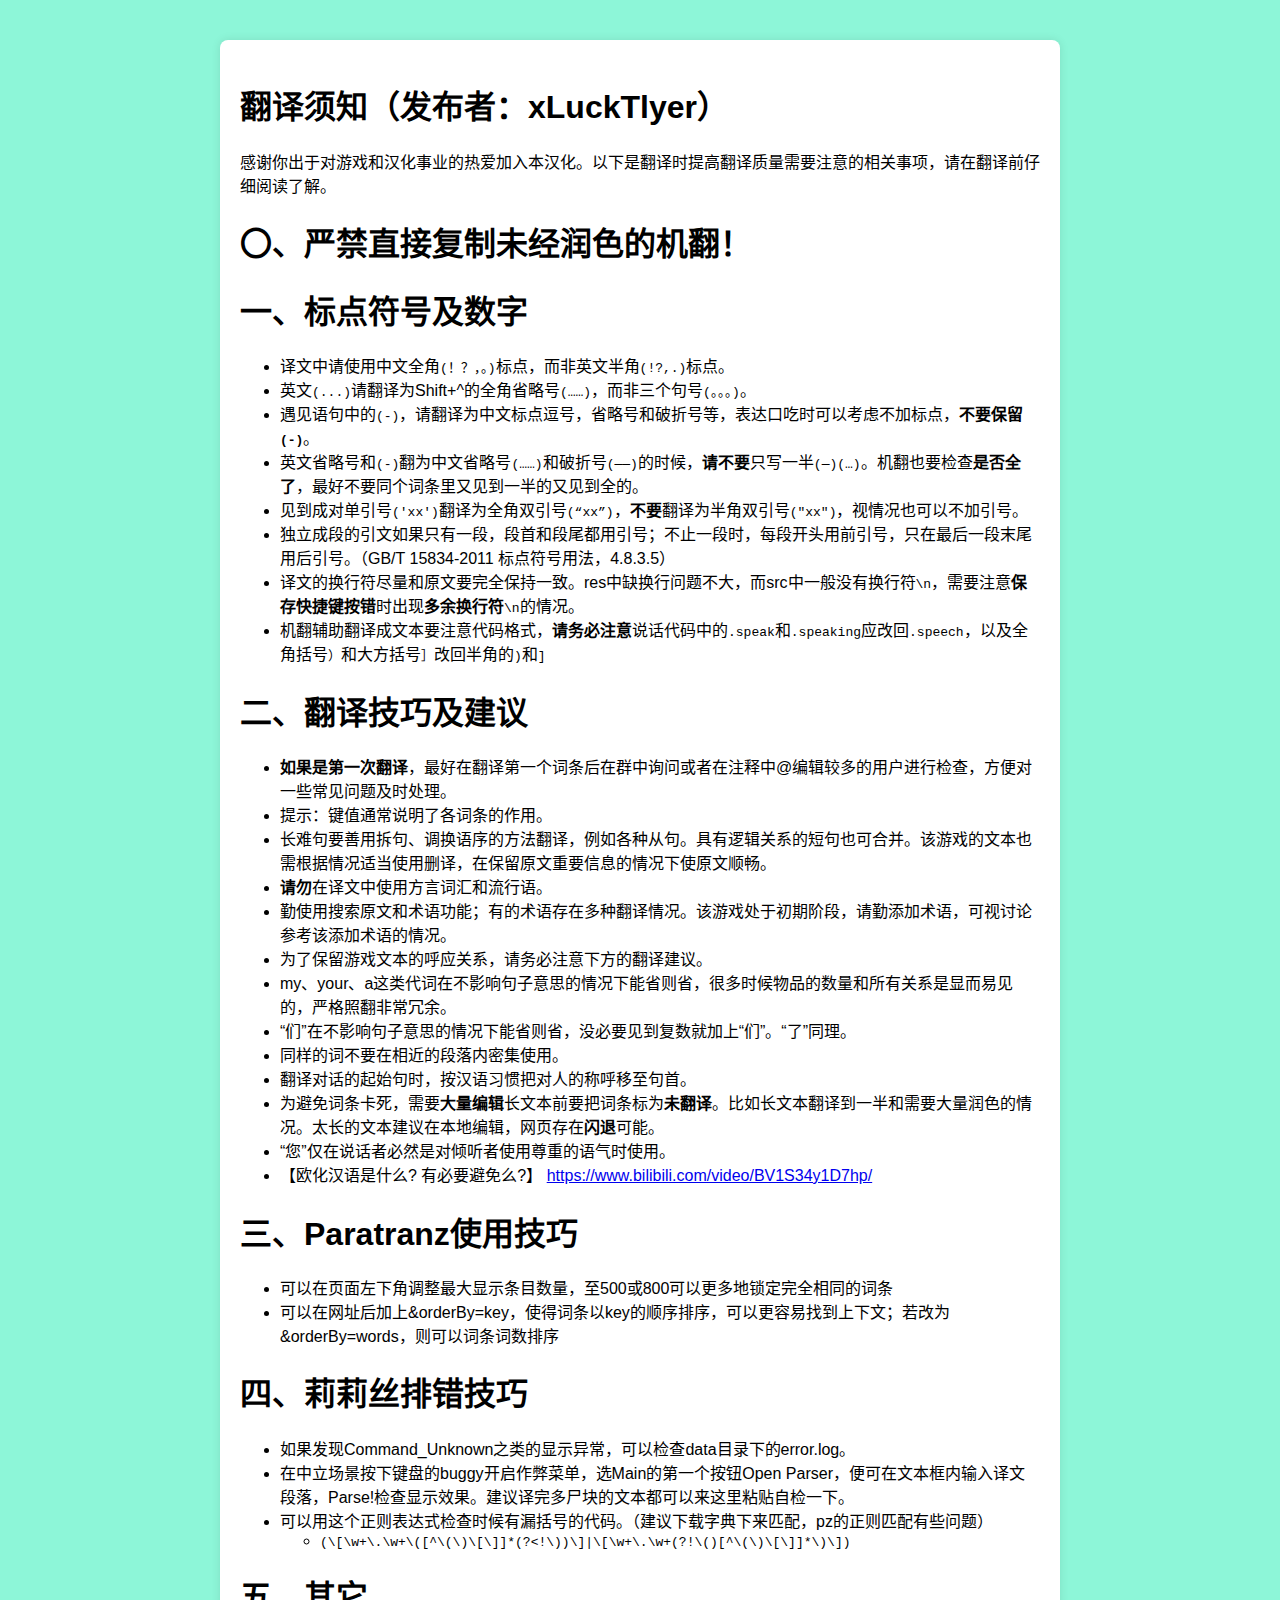
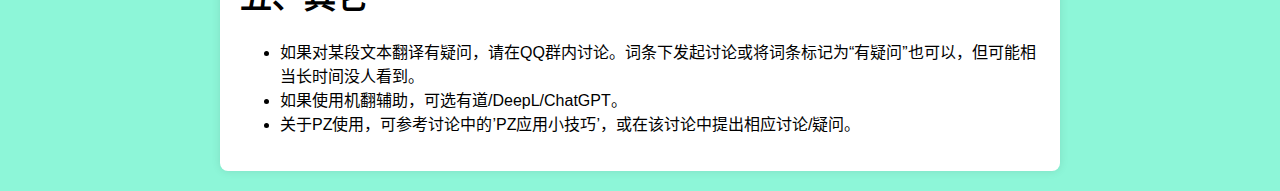
<file: Notes/knows.html>
<!DOCTYPE html>
<html lang="zh-CN">

<head>
    <meta charset="UTF-8">
    <meta name="viewport" content="width=device-width, initial-scale=1.0">
    <title>翻译须知（发布者：xLuckTlyer）</title>
    <style>
        body {
            font-family: 'Arial', sans-serif;
            background-color: #7af4d1da; /* 整个页面的背景颜色 */
            padding: 20px;
            margin: 0;
        }

        section {
            max-width: 800px;
            margin: 0 auto;
            background-color: #ffffff; /* 特定区域的背景颜色 */
            box-shadow: 0 0 10px rgba(0, 0, 0, 0.1);
            padding: 20px;
            margin-top: 20px;
            border-radius: 8px;
        }
    </style>
</head>

<body>

    <div id="content" class="container">
        <section>
            <h1 class="code-line" data-line-start=0 data-line-end=1 ><a id="_0"></a>翻译须知（发布者：xLuckTlyer）</h1>
<p class="has-line-data" data-line-start="2" data-line-end="3">感谢你出于对游戏和汉化事业的热爱加入本汉化。以下是翻译时提高翻译质量需要注意的相关事项，请在翻译前仔细阅读了解。</p>
<h1 class="code-line" data-line-start=3 data-line-end=4 ><a id="_3"></a>〇、严禁直接复制未经润色的机翻！</h1>
<h1 class="code-line" data-line-start=4 data-line-end=5 ><a id="_4"></a>一、标点符号及数字</h1>
<ul>
<li class="has-line-data" data-line-start="5" data-line-end="6">译文中请使用中文全角<code>(！？，。)</code>标点，而非英文半角<code>(!?,.)</code>标点。</li>
<li class="has-line-data" data-line-start="6" data-line-end="7">英文<code>(...)</code>请翻译为Shift+^的全角省略号<code>(……)</code>，而非三个句号<code>(。。。)</code>。</li>
<li class="has-line-data" data-line-start="7" data-line-end="8">遇见语句中的<code>(-)</code>，请翻译为中文标点逗号，省略号和破折号等，表达口吃时可以考虑不加标点，<strong>不要保留<code>(-)</code></strong>。</li>
<li class="has-line-data" data-line-start="8" data-line-end="9">英文省略号和<code>(-)</code>翻为中文省略号<code>(……)</code>和破折号<code>(——)</code>的时候，<strong>请不要</strong>只写一半<code>(—)(…)</code>。机翻也要检查<strong>是否全了</strong>，最好不要同个词条里又见到一半的又见到全的。</li>
<li class="has-line-data" data-line-start="9" data-line-end="10">见到成对单引号<code>('xx')</code>翻译为全角双引号<code>(“xx”)</code>，<strong>不要</strong>翻译为半角双引号<code>(&quot;xx&quot;)</code>，视情况也可以不加引号。</li>
<li class="has-line-data" data-line-start="10" data-line-end="11">独立成段的引文如果只有一段，段首和段尾都用引号；不止一段时，每段开头用前引号，只在最后一段末尾用后引号。（GB/T 15834-2011 标点符号用法，4.8.3.5）</li>
<li class="has-line-data" data-line-start="11" data-line-end="12">译文的换行符尽量和原文要完全保持一致。res中缺换行问题不大，而src中一般没有换行符<code>\n</code>，需要注意<strong>保存快捷键按错</strong>时出现<strong>多余换行符</strong><code>\n</code>的情况。</li>
<li class="has-line-data" data-line-start="12" data-line-end="14">机翻辅助翻译成文本要注意代码格式，<strong>请务必注意</strong>说话代码中的<code>.speak</code>和<code>.speaking</code>应改回<code>.speech</code>，以及全角括号<code>）</code>和大方括号<code>］</code>改回半角的<code>)</code>和<code>]</code></li>
</ul>
<h1 class="code-line" data-line-start=14 data-line-end=15 ><a id="_14"></a>二、翻译技巧及建议</h1>
<ul>
<li class="has-line-data" data-line-start="15" data-line-end="16"><strong>如果是第一次翻译</strong>，最好在翻译第一个词条后在群中询问或者在注释中@编辑较多的用户进行检查，方便对一些常见问题及时处理。</li>
<li class="has-line-data" data-line-start="16" data-line-end="17">提示：键值通常说明了各词条的作用。</li>
<li class="has-line-data" data-line-start="17" data-line-end="18">长难句要善用拆句、调换语序的方法翻译，例如各种从句。具有逻辑关系的短句也可合并。该游戏的文本也需根据情况适当使用删译，在保留原文重要信息的情况下使原文顺畅。</li>
<li class="has-line-data" data-line-start="18" data-line-end="19"><strong>请勿</strong>在译文中使用方言词汇和流行语。</li>
<li class="has-line-data" data-line-start="19" data-line-end="20">勤使用搜索原文和术语功能；有的术语存在多种翻译情况。该游戏处于初期阶段，请勤添加术语，可视讨论参考该添加术语的情况。</li>
<li class="has-line-data" data-line-start="20" data-line-end="21">为了保留游戏文本的呼应关系，请务必注意下方的翻译建议。</li>
<li class="has-line-data" data-line-start="21" data-line-end="22">my、your、a这类代词在不影响句子意思的情况下能省则省，很多时候物品的数量和所有关系是显而易见的，严格照翻非常冗余。</li>
<li class="has-line-data" data-line-start="22" data-line-end="23">“们”在不影响句子意思的情况下能省则省，没必要见到复数就加上“们”。“了”同理。</li>
<li class="has-line-data" data-line-start="23" data-line-end="24">同样的词不要在相近的段落内密集使用。</li>
<li class="has-line-data" data-line-start="24" data-line-end="25">翻译对话的起始句时，按汉语习惯把对人的称呼移至句首。</li>
<li class="has-line-data" data-line-start="25" data-line-end="26">为避免词条卡死，需要<strong>大量编辑</strong>长文本前要把词条标为<strong>未翻译</strong>。比如长文本翻译到一半和需要大量润色的情况。太长的文本建议在本地编辑，网页存在<strong>闪退</strong>可能。</li>
<li class="has-line-data" data-line-start="26" data-line-end="27">“您”仅在说话者必然是对倾听者使用尊重的语气时使用。</li>
<li class="has-line-data" data-line-start="27" data-line-end="29">【欧化汉语是什么? 有必要避免么?】 <a href="https://www.bilibili.com/video/BV1S34y1D7hp/">https://www.bilibili.com/video/BV1S34y1D7hp/</a></li>
</ul>
<h1 class="code-line" data-line-start=29 data-line-end=30 ><a id="Paratranz_29"></a>三、Paratranz使用技巧</h1>
<ul>
<li class="has-line-data" data-line-start="30" data-line-end="31">可以在页面左下角调整最大显示条目数量，至500或800可以更多地锁定完全相同的词条</li>
<li class="has-line-data" data-line-start="31" data-line-end="33">可以在网址后加上&amp;orderBy=key，使得词条以key的顺序排序，可以更容易找到上下文；若改为&amp;orderBy=words，则可以词条词数排序</li>
</ul>
<h1 class="code-line" data-line-start=33 data-line-end=34 ><a id="_33"></a>四、莉莉丝排错技巧</h1>
<ul>
<li class="has-line-data" data-line-start="34" data-line-end="35">如果发现Command_Unknown之类的显示异常，可以检查data目录下的error.log。</li>
<li class="has-line-data" data-line-start="35" data-line-end="36">在中立场景按下键盘的buggy开启作弊菜单，选Main的第一个按钮Open Parser，便可在文本框内输入译文段落，Parse!检查显示效果。建议译完多尸块的文本都可以来这里粘贴自检一下。</li>
<li class="has-line-data" data-line-start="36" data-line-end="39">可以用这个正则表达式检查时候有漏括号的代码。（建议下载字典下来匹配，pz的正则匹配有些问题）
<ul>
<li class="has-line-data" data-line-start="37" data-line-end="39"><code>(\[\w+\.\w+\([^\(\)\[\]]*(?&lt;!\))\]|\[\w+\.\w+(?!\()[^\(\)\[\]]*\)\])</code></li>
</ul>
</li>
</ul>
<h1 class="code-line" data-line-start=39 data-line-end=40 ><a id="_39"></a>五、其它</h1>
<ul>
<li class="has-line-data" data-line-start="40" data-line-end="41">如果对某段文本翻译有疑问，请在QQ群内讨论。词条下发起讨论或将词条标记为“有疑问”也可以，但可能相当长时间没人看到。</li>
<li class="has-line-data" data-line-start="41" data-line-end="42">如果使用机翻辅助，可选有道/DeepL/ChatGPT。</li>
<li class="has-line-data" data-line-start="42" data-line-end="43">关于PZ使用，可参考讨论中的’PZ应用小技巧’，或在该讨论中提出相应讨论/疑问。</li>
</ul>
            <div id="markdown-content">
                
            </div>
        </section>
    </div>

</body>

</html>
</file>
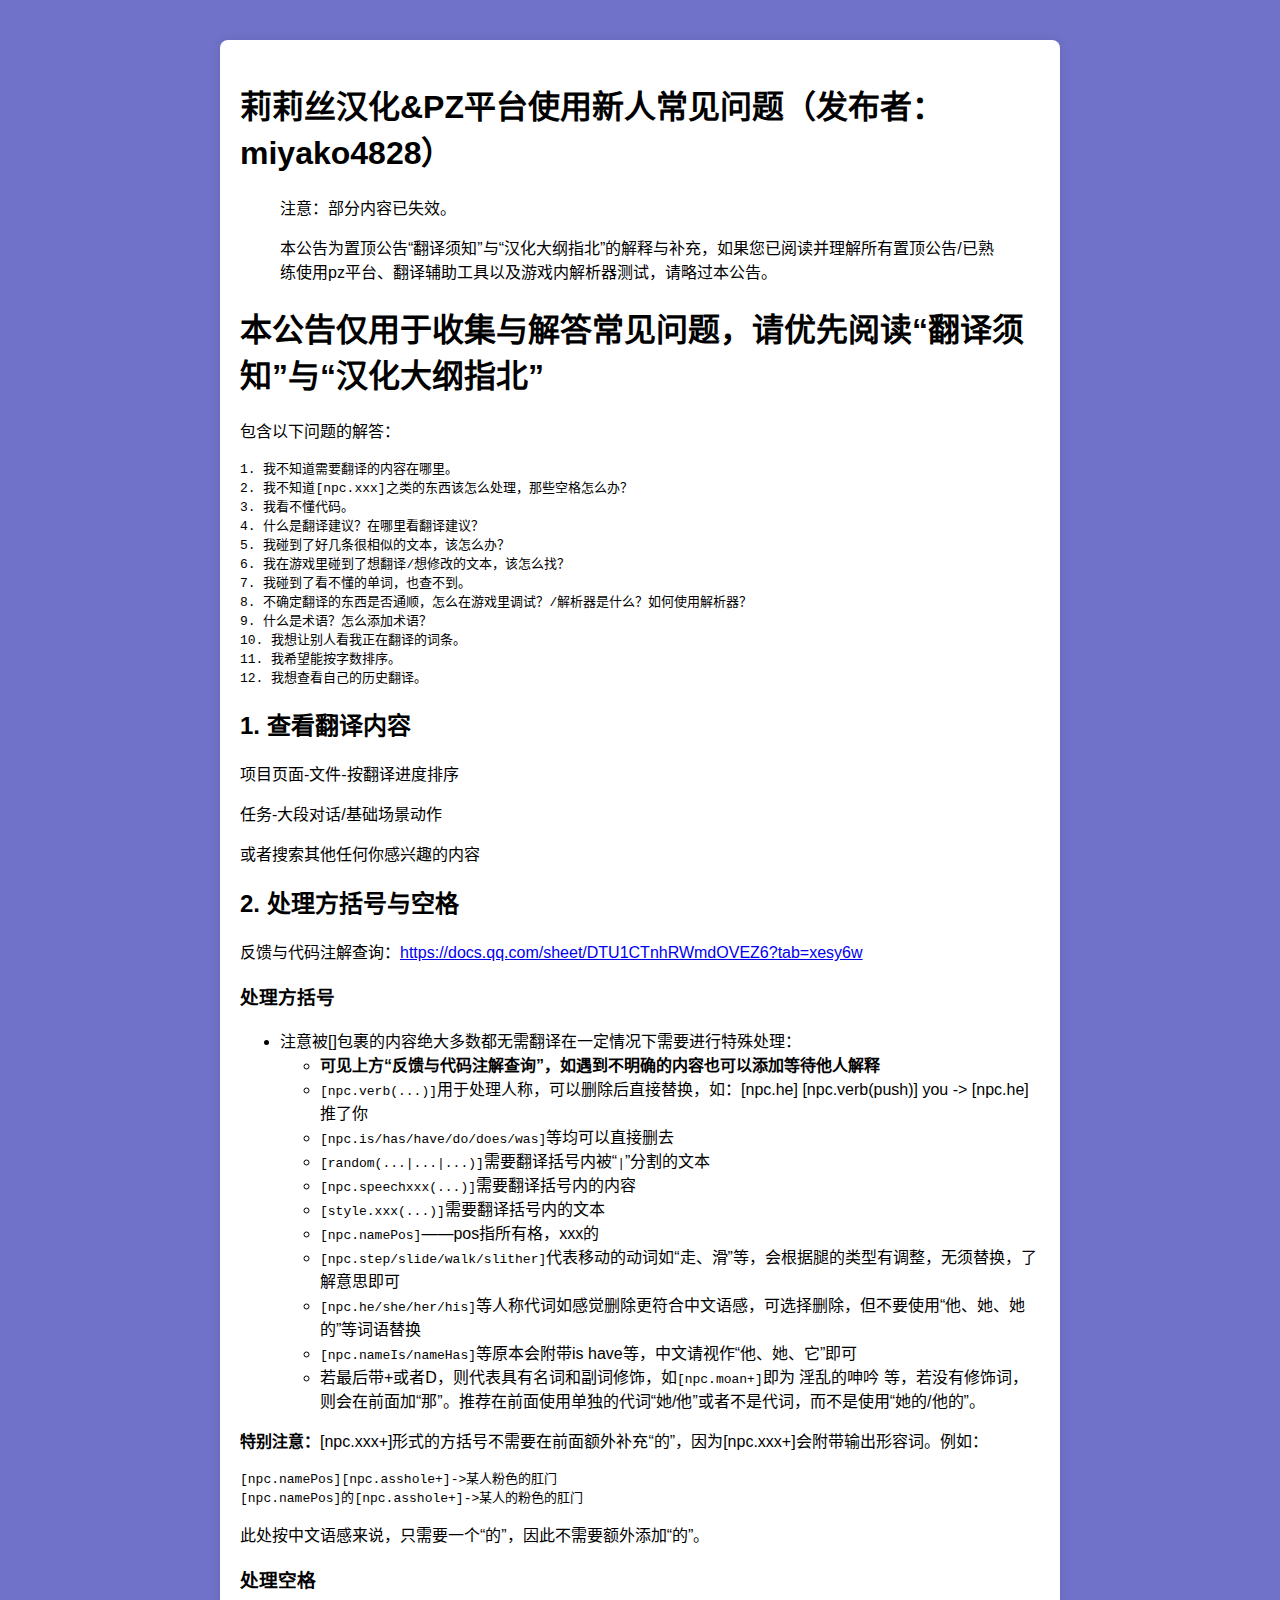
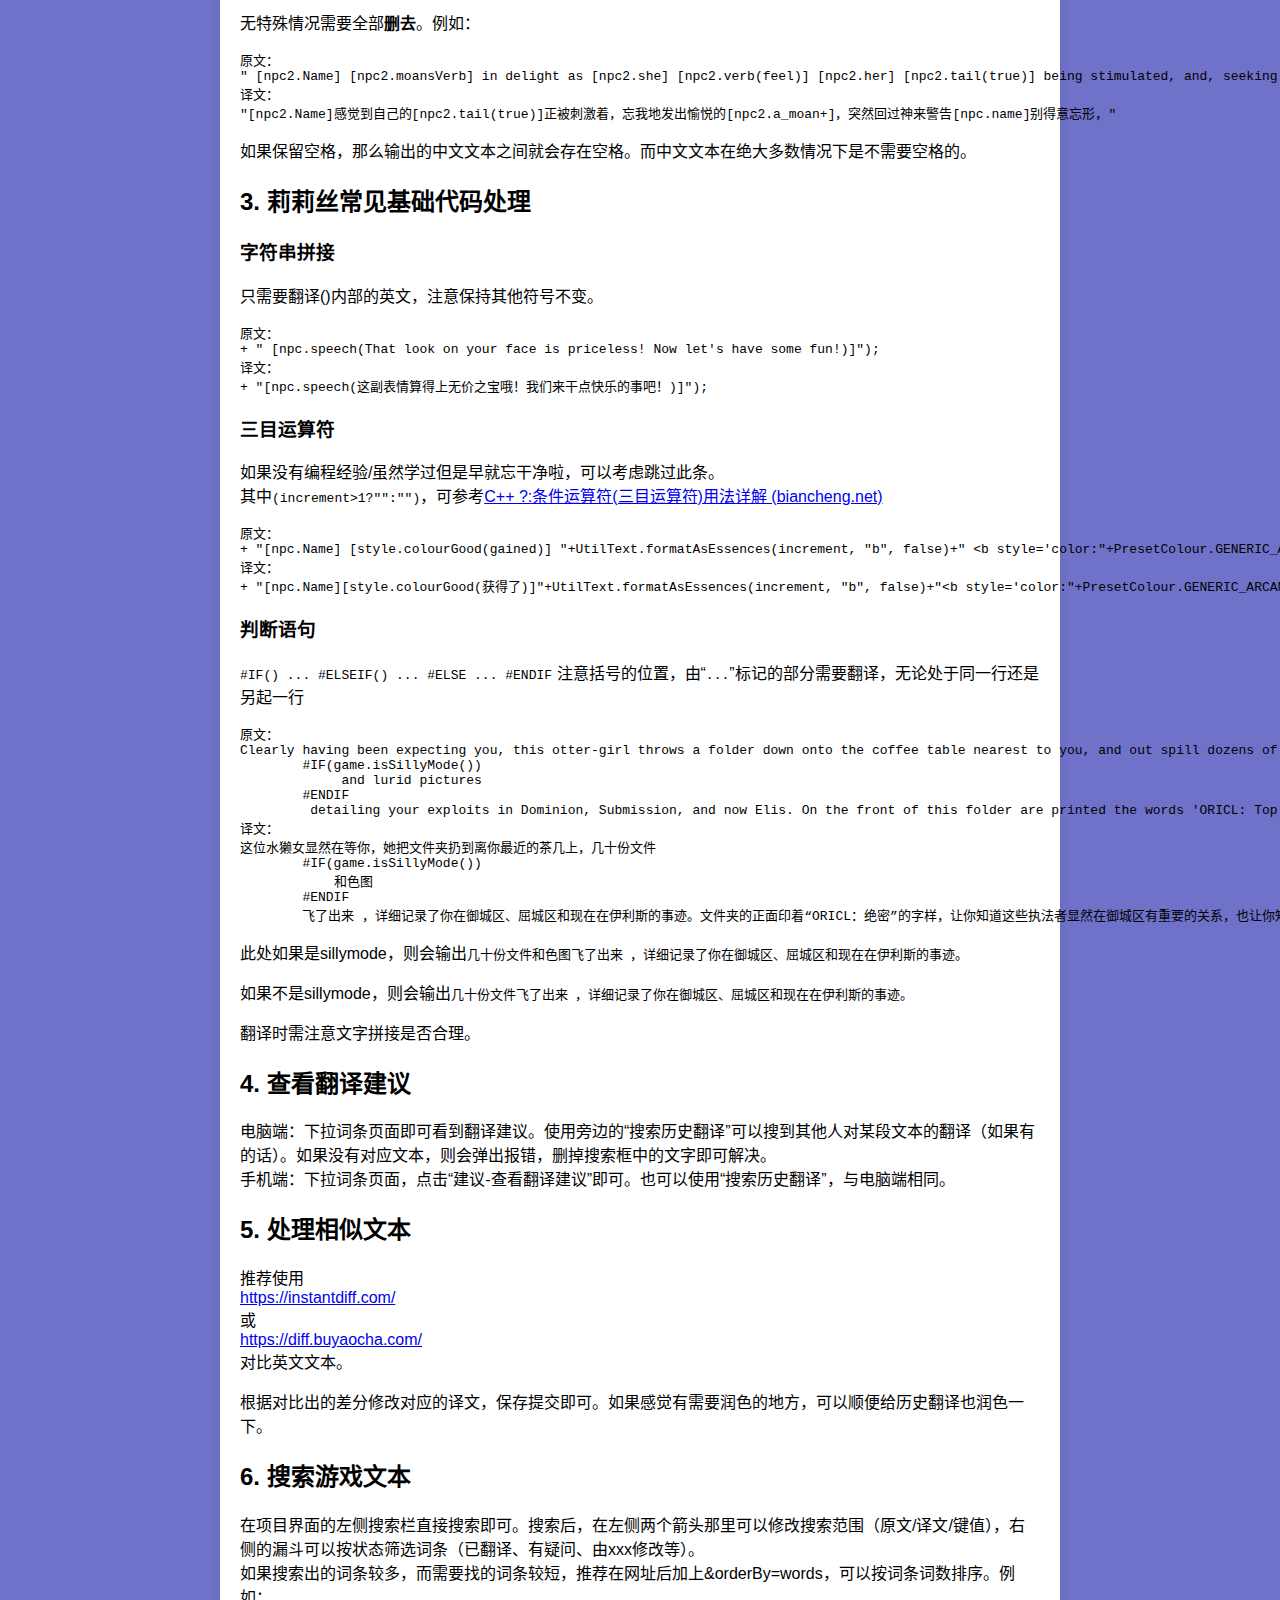
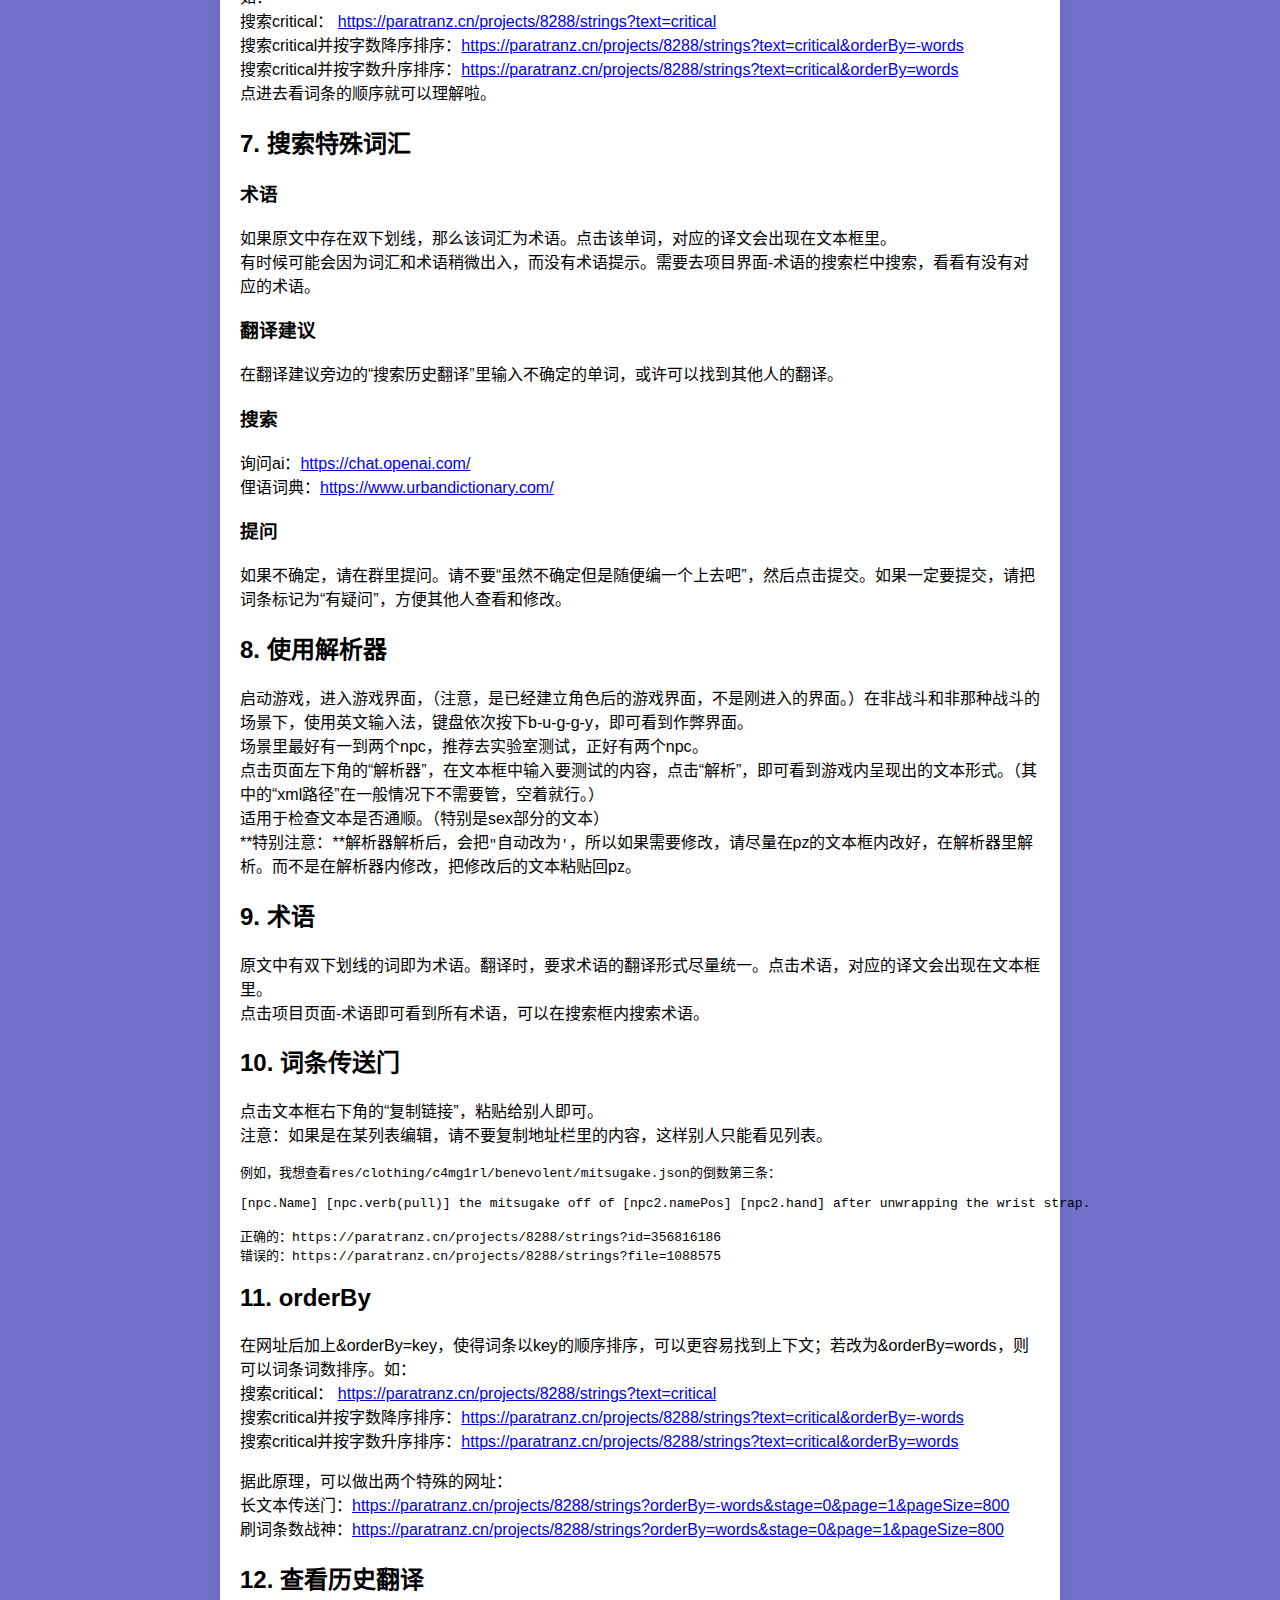
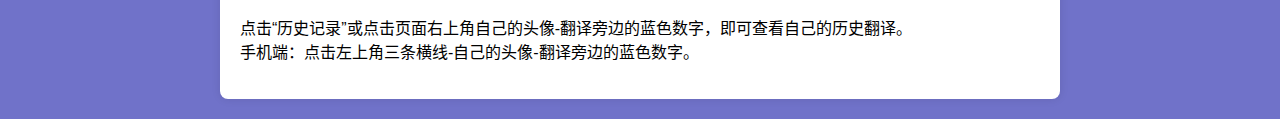
<file: Notes/questions.html>
<!DOCTYPE html>
<html lang="zh-CN">

<head>
    <meta charset="UTF-8">
    <meta name="viewport" content="width=device-width, initial-scale=1.0">
    <title>莉莉丝汉化&amp;PZ平台使用新人常见问题（发布者：miyako4828）</title>
    <style>
        body {
            font-family: 'Arial', sans-serif;
            background-color: #585ac0da; /* 整个页面的背景颜色 */
            padding: 20px;
            margin: 0;
        }

        section {
            max-width: 800px;
            margin: 0 auto;
            background-color: #ffffff; /* 特定区域的背景颜色 */
            box-shadow: 0 0 10px rgba(0, 0, 0, 0.1);
            padding: 20px;
            margin-top: 20px;
            border-radius: 8px;
        }
    </style>
</head>

<body>

    <div id="content" class="container">
        <section>
            <h1 class="code-line" data-line-start=0 data-line-end=1 ><a id="PZ_0"></a>莉莉丝汉化&amp;PZ平台使用新人常见问题（发布者：miyako4828）</h1>
<blockquote>
<p class="has-line-data" data-line-start="2" data-line-end="3">注意：部分内容已失效。</p>
<p class="has-line-data" data-line-start="2" data-line-end="3">本公告为置顶公告“翻译须知”与“汉化大纲指北”的解释与补充，如果您已阅读并理解所有置顶公告/已熟练使用pz平台、翻译辅助工具以及游戏内解析器测试，请略过本公告。</p>
</blockquote>
<h1 class="code-line" data-line-start=5 data-line-end=6 ><a id="_5"></a><strong>本公告仅用于收集与解答常见问题，请优先阅读“翻译须知”与“汉化大纲指北”</strong></h1>
<p class="has-line-data" data-line-start="7" data-line-end="8">包含以下问题的解答：</p>
<pre><code class="has-line-data" data-line-start="10" data-line-end="23">1. 我不知道需要翻译的内容在哪里。
2. 我不知道[npc.xxx]之类的东西该怎么处理，那些空格怎么办？
3. 我看不懂代码。
4. 什么是翻译建议？在哪里看翻译建议？
5. 我碰到了好几条很相似的文本，该怎么办？
6. 我在游戏里碰到了想翻译/想修改的文本，该怎么找？
7. 我碰到了看不懂的单词，也查不到。
8. 不确定翻译的东西是否通顺，怎么在游戏里调试？/解析器是什么？如何使用解析器？
9. 什么是术语？怎么添加术语？
10. 我想让别人看我正在翻译的词条。
11. 我希望能按字数排序。
12. 我想查看自己的历史翻译。
</code></pre>
<h2 class="code-line" data-line-start=24 data-line-end=25 ><a id="1__24"></a><strong>1. 查看翻译内容</strong></h2>
<p class="has-line-data" data-line-start="25" data-line-end="26">项目页面-文件-按翻译进度排序</p>
<p class="has-line-data" data-line-start="27" data-line-end="28">任务-大段对话/基础场景动作</p>
<p class="has-line-data" data-line-start="29" data-line-end="30">或者搜索其他任何你感兴趣的内容</p>
<h2 class="code-line" data-line-start=31 data-line-end=32 ><a id="2__31"></a><strong>2. 处理方括号与空格</strong></h2>
<p class="has-line-data" data-line-start="32" data-line-end="33">反馈与代码注解查询：<a href="https://docs.qq.com/sheet/DTU1CTnhRWmdOVEZ6?tab=xesy6w">https://docs.qq.com/sheet/DTU1CTnhRWmdOVEZ6?tab=xesy6w</a></p>
<h3 class="code-line" data-line-start=33 data-line-end=34 ><a id="_33"></a><strong>处理方括号</strong></h3>
<ul>
<li class="has-line-data" data-line-start="34" data-line-end="47">注意被[]包裹的内容绝大多数都无需翻译在一定情况下需要进行特殊处理：
<ul>
<li class="has-line-data" data-line-start="35" data-line-end="36"><strong>可见上方“反馈与代码注解查询”，如遇到不明确的内容也可以添加等待他人解释</strong></li>
<li class="has-line-data" data-line-start="36" data-line-end="37"><code>[npc.verb(...)]</code>用于处理人称，可以删除后直接替换，如：[npc.he] [npc.verb(push)] you -&gt; [npc.he]推了你</li>
<li class="has-line-data" data-line-start="37" data-line-end="38"><code>[npc.is/has/have/do/does/was]</code>等均可以直接删去</li>
<li class="has-line-data" data-line-start="38" data-line-end="39"><code>[random(...|...|...)]</code>需要翻译括号内被“<code>|</code>”分割的文本</li>
<li class="has-line-data" data-line-start="39" data-line-end="40"><code>[npc.speechxxx(...)]</code>需要翻译括号内的内容</li>
<li class="has-line-data" data-line-start="40" data-line-end="41"><code>[style.xxx(...)]</code>需要翻译括号内的文本</li>
<li class="has-line-data" data-line-start="41" data-line-end="42"><code>[npc.namePos]</code>——pos指所有格，xxx的</li>
<li class="has-line-data" data-line-start="42" data-line-end="43"><code>[npc.step/slide/walk/slither]</code>代表移动的动词如“走、滑”等，会根据腿的类型有调整，无须替换，了解意思即可</li>
<li class="has-line-data" data-line-start="43" data-line-end="44"><code>[npc.he/she/her/his]</code>等人称代词如感觉删除更符合中文语感，可选择删除，但不要使用“他、她、她的”等词语替换</li>
<li class="has-line-data" data-line-start="44" data-line-end="45"><code>[npc.nameIs/nameHas]</code>等原本会附带is have等，中文请视作“他、她、它”即可</li>
<li class="has-line-data" data-line-start="45" data-line-end="47">若最后带+或者D，则代表具有名词和副词修饰，如<code>[npc.moan+]</code>即为 淫乱的呻吟 等，若没有修饰词，则会在前面加“那”。推荐在前面使用单独的代词“她/他”或者不是代词，而不是使用“她的/他的”。</li>
</ul>
</li>
</ul>
<p class="has-line-data" data-line-start="47" data-line-end="48"><strong>特别注意：</strong>[npc.xxx+]形式的方括号不需要在前面额外补充“的”，因为[npc.xxx+]会附带输出形容词。例如：</p>
<pre><code class="has-line-data" data-line-start="49" data-line-end="52">[npc.namePos][npc.asshole+]-&gt;某人粉色的肛门
[npc.namePos]的[npc.asshole+]-&gt;某人的粉色的肛门
</code></pre>
<p class="has-line-data" data-line-start="52" data-line-end="53">此处按中文语感来说，只需要一个“的”，因此不需要额外添加“的”。</p>
<h3 class="code-line" data-line-start=54 data-line-end=55 ><a id="_54"></a><strong>处理空格</strong></h3>
<p class="has-line-data" data-line-start="55" data-line-end="56">无特殊情况需要全部<strong>删去</strong>。例如：</p>
<pre><code class="has-line-data" data-line-start="57" data-line-end="62">原文：
&quot; [npc2.Name] [npc2.moansVerb] in delight as [npc2.she] [npc2.verb(feel)] [npc2.her] [npc2.tail(true)] being stimulated, and, seeking to remind [npc.name] who's in charge,&quot;
译文：
&quot;[npc2.Name]感觉到自己的[npc2.tail(true)]正被刺激着，忘我地发出愉悦的[npc2.a_moan+]，突然回过神来警告[npc.name]别得意忘形，&quot;
</code></pre>
<p class="has-line-data" data-line-start="62" data-line-end="63">如果保留空格，那么输出的中文文本之间就会存在空格。而中文文本在绝大多数情况下是不需要空格的。</p>
<h2 class="code-line" data-line-start=64 data-line-end=65 ><a id="3__64"></a><strong>3. 莉莉丝常见基础代码处理</strong></h2>
<h3 class="code-line" data-line-start=65 data-line-end=66 ><a id="_65"></a><strong>字符串拼接</strong></h3>
<p class="has-line-data" data-line-start="66" data-line-end="67">只需要翻译()内部的英文，注意保持其他符号不变。</p>
<pre><code class="has-line-data" data-line-start="68" data-line-end="73">原文：
+ &quot; [npc.speech(That look on your face is priceless! Now let's have some fun!)]&quot;);
译文：
+ &quot;[npc.speech(这副表情算得上无价之宝哦！我们来干点快乐的事吧！)]&quot;);
</code></pre>
<h3 class="code-line" data-line-start=73 data-line-end=74 ><a id="_73"></a><strong>三目运算符</strong></h3>
<p class="has-line-data" data-line-start="74" data-line-end="76">如果没有编程经验/虽然学过但是早就忘干净啦，可以考虑跳过此条。<br>
其中<code>(increment&gt;1?&quot;&quot;:&quot;&quot;)</code>，可参考<a href="https://c.biancheng.net/view/1363.html">C++ ?:条件运算符(三目运算符)用法详解 (biancheng.net)</a></p>
<pre><code class="has-line-data" data-line-start="78" data-line-end="83">原文：
+ &quot;[npc.Name] [style.colourGood(gained)] &quot;+UtilText.formatAsEssences(increment, &quot;b&quot;, false)+&quot; &lt;b style='color:&quot;+PresetColour.GENERIC_ARCANE.toWebHexString()+&quot;;'&gt;arcane essence&quot;+(increment&gt;1?&quot;s&quot;:&quot;&quot;)+&quot;&lt;/b&gt;!&quot;
译文：
+ &quot;[npc.Name][style.colourGood(获得了)]&quot;+UtilText.formatAsEssences(increment, &quot;b&quot;, false)+&quot;&lt;b style='color:&quot;+PresetColour.GENERIC_ARCANE.toWebHexString()+&quot;;'&gt;奥术精华&quot;+(increment&gt;1?&quot;&quot;:&quot;&quot;)+&quot;&lt;/b&gt;！&quot;
</code></pre>
<h3 class="code-line" data-line-start=84 data-line-end=85 ><a id="_84"></a><strong>判断语句</strong></h3>
<p class="has-line-data" data-line-start="86" data-line-end="87"><code>#IF() ... #ELSEIF() ... #ELSE ... #ENDIF</code>   注意括号的位置，由“<code>...</code>”标记的部分需要翻译，无论处于同一行还是另起一行</p>
<pre><code class="has-line-data" data-line-start="89" data-line-end="102">原文：
Clearly having been expecting you, this otter-girl throws a folder down onto the coffee table nearest to you, and out spill dozens of papers
        #IF(game.isSillyMode())
             and lurid pictures
        #ENDIF
         detailing your exploits in Dominion, Submission, and now Elis. On the front of this folder are printed the words 'ORICL: Top Secret', letting you know that these Enforcers clearly have some important contacts back in Dominion, as well as that your exploits haven't gone unnoticed.
译文：
这位水獭女显然在等你，她把文件夹扔到离你最近的茶几上，几十份文件
        #IF(game.isSillyMode())
            和色图
        #ENDIF
        飞了出来 ，详细记录了你在御城区、屈城区和现在在伊利斯的事迹。文件夹的正面印着“ORICL：绝密”的字样，让你知道这些执法者显然在御城区有重要的关系，也让你知道你的所作所为没有被忽视。
</code></pre>
<p class="has-line-data" data-line-start="103" data-line-end="104">此处如果是sillymode，则会输出<code>几十份文件和色图飞了出来 ，详细记录了你在御城区、屈城区和现在在伊利斯的事迹。</code></p>
<p class="has-line-data" data-line-start="105" data-line-end="106">如果不是sillymode，则会输出<code>几十份文件飞了出来 ，详细记录了你在御城区、屈城区和现在在伊利斯的事迹。</code></p>
<p class="has-line-data" data-line-start="107" data-line-end="108">翻译时需注意文字拼接是否合理。</p>
<h2 class="code-line" data-line-start=109 data-line-end=110 ><a id="4__109"></a><strong>4. 查看翻译建议</strong></h2>
<p class="has-line-data" data-line-start="110" data-line-end="112">电脑端：下拉词条页面即可看到翻译建议。使用旁边的“搜索历史翻译”可以搜到其他人对某段文本的翻译（如果有的话）。如果没有对应文本，则会弹出报错，删掉搜索框中的文字即可解决。<br>
手机端：下拉词条页面，点击“建议-查看翻译建议”即可。也可以使用“搜索历史翻译”，与电脑端相同。</p>
<h2 class="code-line" data-line-start=113 data-line-end=114 ><a id="5__113"></a><strong>5. 处理相似文本</strong></h2>
<p class="has-line-data" data-line-start="114" data-line-end="119">推荐使用<br>
<a href="https://instantdiff.com/">https://instantdiff.com/</a><br>
或<br>
<a href="https://diff.buyaocha.com/">https://diff.buyaocha.com/</a><br>
对比英文文本。</p>
<p class="has-line-data" data-line-start="120" data-line-end="121">根据对比出的差分修改对应的译文，保存提交即可。如果感觉有需要润色的地方，可以顺便给历史翻译也润色一下。</p>
<h2 class="code-line" data-line-start=122 data-line-end=123 ><a id="6__122"></a><strong>6. 搜索游戏文本</strong></h2>
<p class="has-line-data" data-line-start="123" data-line-end="129">在项目界面的左侧搜索栏直接搜索即可。搜索后，在左侧两个箭头那里可以修改搜索范围（原文/译文/键值），右侧的漏斗可以按状态筛选词条（已翻译、有疑问、由xxx修改等）。<br>
如果搜索出的词条较多，而需要找的词条较短，推荐在网址后加上&amp;orderBy=words，可以按词条词数排序。例如：<br>
搜索critical： <a href="https://paratranz.cn/projects/8288/strings?text=critical">https://paratranz.cn/projects/8288/strings?text=critical</a><br>
搜索critical并按字数降序排序：<a href="https://paratranz.cn/projects/8288/strings?text=critical&amp;orderBy=-words">https://paratranz.cn/projects/8288/strings?text=critical&amp;orderBy=-words</a><br>
搜索critical并按字数升序排序：<a href="https://paratranz.cn/projects/8288/strings?text=critical&amp;orderBy=words">https://paratranz.cn/projects/8288/strings?text=critical&amp;orderBy=words</a><br>
点进去看词条的顺序就可以理解啦。</p>
<h2 class="code-line" data-line-start=130 data-line-end=131 ><a id="7__130"></a><strong>7. 搜索特殊词汇</strong></h2>
<h3 class="code-line" data-line-start=131 data-line-end=132 ><a id="_131"></a><strong>术语</strong></h3>
<p class="has-line-data" data-line-start="132" data-line-end="134">如果原文中存在双下划线，那么该词汇为术语。点击该单词，对应的译文会出现在文本框里。<br>
有时候可能会因为词汇和术语稍微出入，而没有术语提示。需要去项目界面-术语的搜索栏中搜索，看看有没有对应的术语。</p>
<h3 class="code-line" data-line-start=134 data-line-end=135 ><a id="_134"></a><strong>翻译建议</strong></h3>
<p class="has-line-data" data-line-start="135" data-line-end="136">在翻译建议旁边的“搜索历史翻译”里输入不确定的单词，或许可以找到其他人的翻译。</p>
<h3 class="code-line" data-line-start=136 data-line-end=137 ><a id="_136"></a><strong>搜索</strong></h3>
<p class="has-line-data" data-line-start="137" data-line-end="139">询问ai：<a href="https://chat.openai.com/">https://chat.openai.com/</a><br>
俚语词典：<a href="https://www.urbandictionary.com/">https://www.urbandictionary.com/</a></p>
<h3 class="code-line" data-line-start=139 data-line-end=140 ><a id="_139"></a><strong>提问</strong></h3>
<p class="has-line-data" data-line-start="140" data-line-end="141">如果不确定，请在群里提问。请不要“虽然不确定但是随便编一个上去吧”，然后点击提交。如果一定要提交，请把词条标记为“有疑问”，方便其他人查看和修改。</p>
<h2 class="code-line" data-line-start=142 data-line-end=143 ><a id="8__142"></a><strong>8. 使用解析器</strong></h2>
<p class="has-line-data" data-line-start="143" data-line-end="148">启动游戏，进入游戏界面，（注意，是已经建立角色后的游戏界面，不是刚进入的界面。）在非战斗和非那种战斗的场景下，使用英文输入法，键盘依次按下b-u-g-g-y，即可看到作弊界面。<br>
场景里最好有一到两个npc，推荐去实验室测试，正好有两个npc。<br>
点击页面左下角的“解析器”，在文本框中输入要测试的内容，点击“解析”，即可看到游戏内呈现出的文本形式。（其中的“xml路径”在一般情况下不需要管，空着就行。）<br>
适用于检查文本是否通顺。（特别是sex部分的文本）<br>
**特别注意：**解析器解析后，会把<code>&quot;</code>自动改为<code>'</code>，所以如果需要修改，请尽量在pz的文本框内改好，在解析器里解析。而不是在解析器内修改，把修改后的文本粘贴回pz。</p>
<h2 class="code-line" data-line-start=149 data-line-end=150 ><a id="9__149"></a><strong>9. 术语</strong></h2>
<p class="has-line-data" data-line-start="150" data-line-end="152">原文中有双下划线的词即为术语。翻译时，要求术语的翻译形式尽量统一。点击术语，对应的译文会出现在文本框里。<br>
点击项目页面-术语即可看到所有术语，可以在搜索框内搜索术语。</p>
<h2 class="code-line" data-line-start=153 data-line-end=154 ><a id="10__153"></a><strong>10. 词条传送门</strong></h2>
<p class="has-line-data" data-line-start="154" data-line-end="156">点击文本框右下角的“复制链接”，粘贴给别人即可。<br>
注意：如果是在某列表编辑，请不要复制地址栏里的内容，这样别人只能看见列表。</p>
<pre><code class="has-line-data" data-line-start="157" data-line-end="164">例如，我想查看res/clothing/c4mg1rl/benevolent/mitsugake.json的倒数第三条：

[npc.Name] [npc.verb(pull)] the mitsugake off of [npc2.namePos] [npc2.hand] after unwrapping the wrist strap.

正确的：https://paratranz.cn/projects/8288/strings?id=356816186
错误的：https://paratranz.cn/projects/8288/strings?file=1088575
</code></pre>
<h2 class="code-line" data-line-start=165 data-line-end=166 ><a id="11_orderBy_165"></a><strong>11. orderBy</strong></h2>
<p class="has-line-data" data-line-start="166" data-line-end="170">在网址后加上&amp;orderBy=key，使得词条以key的顺序排序，可以更容易找到上下文；若改为&amp;orderBy=words，则可以词条词数排序。如：<br>
搜索critical： <a href="https://paratranz.cn/projects/8288/strings?text=critical">https://paratranz.cn/projects/8288/strings?text=critical</a><br>
搜索critical并按字数降序排序：<a href="https://paratranz.cn/projects/8288/strings?text=critical&amp;orderBy=-words">https://paratranz.cn/projects/8288/strings?text=critical&amp;orderBy=-words</a><br>
搜索critical并按字数升序排序：<a href="https://paratranz.cn/projects/8288/strings?text=critical&amp;orderBy=words">https://paratranz.cn/projects/8288/strings?text=critical&amp;orderBy=words</a></p>
<p class="has-line-data" data-line-start="171" data-line-end="174">据此原理，可以做出两个特殊的网址：<br>
长文本传送门：<a href="https://paratranz.cn/projects/8288/strings?orderBy=-words&amp;stage=0&amp;page=1&amp;pageSize=800">https://paratranz.cn/projects/8288/strings?orderBy=-words&amp;stage=0&amp;page=1&amp;pageSize=800</a><br>
刷词条数战神：<a href="https://paratranz.cn/projects/8288/strings?orderBy=words&amp;stage=0&amp;page=1&amp;pageSize=800">https://paratranz.cn/projects/8288/strings?orderBy=words&amp;stage=0&amp;page=1&amp;pageSize=800</a></p>
<h2 class="code-line" data-line-start=175 data-line-end=176 ><a id="12__175"></a><strong>12. 查看历史翻译</strong></h2>
<p class="has-line-data" data-line-start="176" data-line-end="178">点击“历史记录”或点击页面右上角自己的头像-翻译旁边的蓝色数字，即可查看自己的历史翻译。<br>
手机端：点击左上角三条横线-自己的头像-翻译旁边的蓝色数字。</p>
            <div id="markdown-content">
                
            </div>
        </section>
    </div>

</body>

</html>
</file>
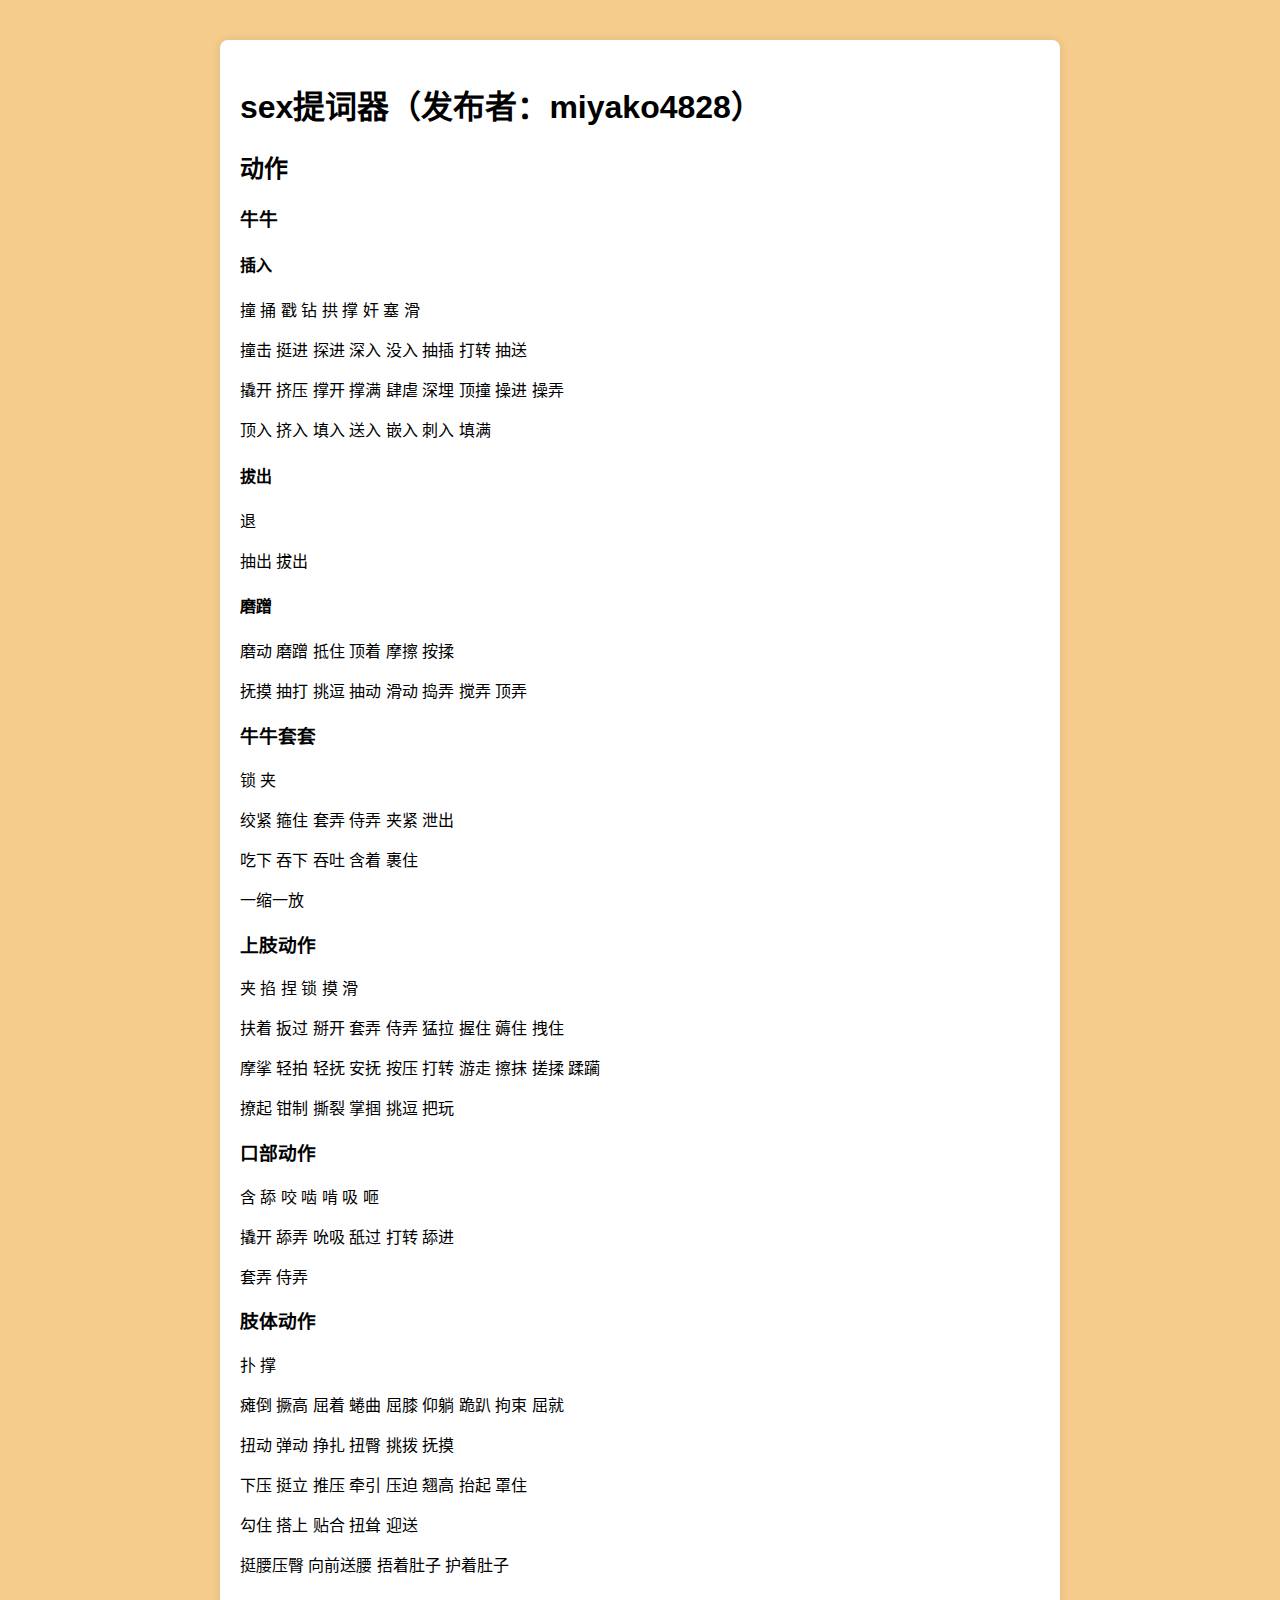
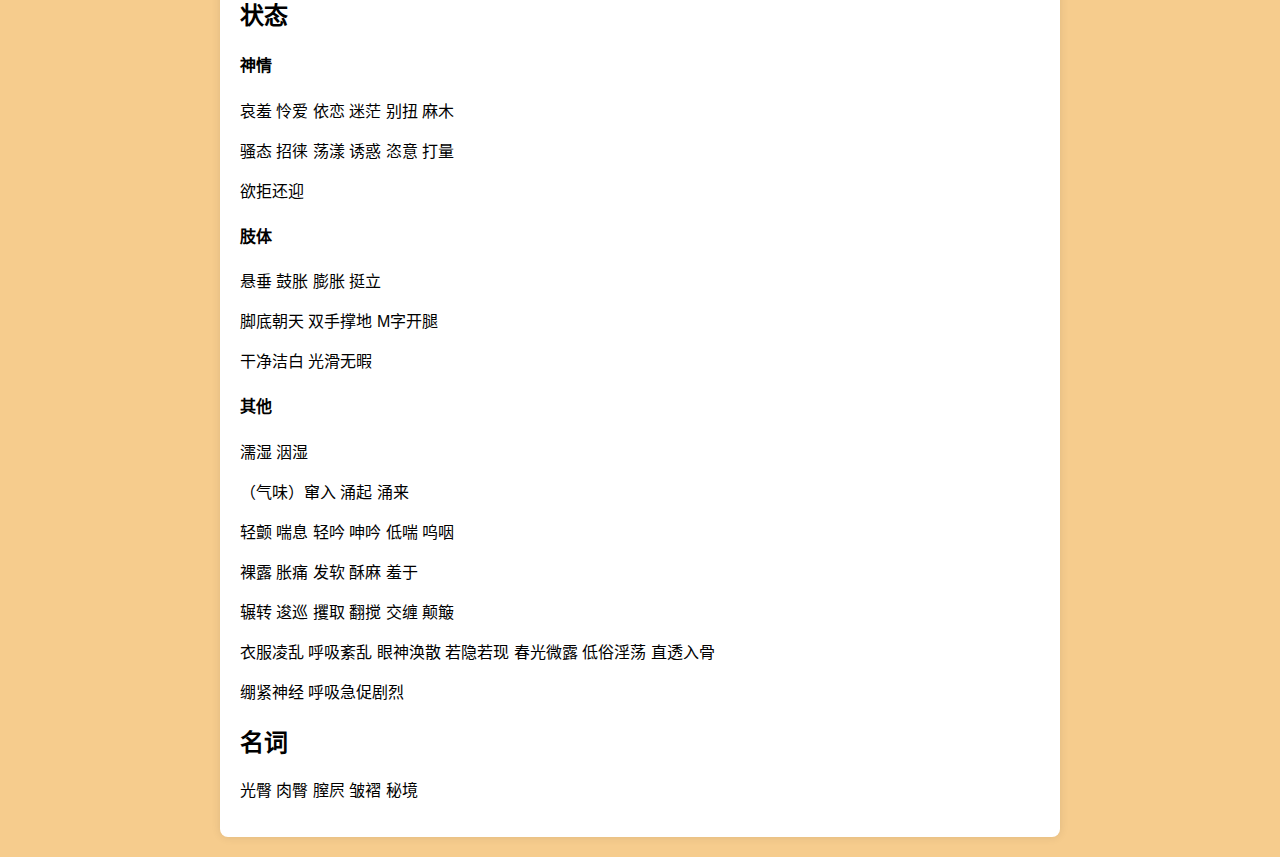
<file: Notes/sex.html>
<!DOCTYPE html>
<html lang="zh-CN">

<head>
    <meta charset="UTF-8">
    <meta name="viewport" content="width=device-width, initial-scale=1.0">
    <title>sex提词器（发布者：miyako4828）</title>
    <style>
        body {
            font-family: 'Arial', sans-serif;
            background-color: #f4c37ada; /* 整个页面的背景颜色 */
            padding: 20px;
            margin: 0;
        }

        section {
            max-width: 800px;
            margin: 0 auto;
            background-color: #ffffff; /* 特定区域的背景颜色 */
            box-shadow: 0 0 10px rgba(0, 0, 0, 0.1);
            padding: 20px;
            margin-top: 20px;
            border-radius: 8px;
        }
    </style>
</head>

<body>

    <div id="content" class="container">
        <section>
            <h1>sex提词器（发布者：miyako4828）</h1>
<h2 class="code-line" data-line-start=2 data-line-end=3 ><a id="_2"></a><strong>动作</strong></h2>
<h3 class="code-line" data-line-start=4 data-line-end=5 ><a id="_4"></a><strong>牛牛</strong></h3>
<h4 class="code-line" data-line-start=6 data-line-end=7 ><a id="_6"></a><strong>插入</strong></h4>
<p class="has-line-data" data-line-start="8" data-line-end="9">撞 捅 戳 钻 拱 撑 奸 塞 滑</p>
<p class="has-line-data" data-line-start="10" data-line-end="11">撞击 挺进 探进 深入 没入 抽插 打转 抽送</p>
<p class="has-line-data" data-line-start="12" data-line-end="13">撬开 挤压 撑开 撑满 肆虐 深埋 顶撞 操进 操弄</p>
<p class="has-line-data" data-line-start="14" data-line-end="15">顶入 挤入 填入 送入 嵌入 刺入 填满</p>
<h4 class="code-line" data-line-start=16 data-line-end=17 ><a id="_16"></a><strong>拔出</strong></h4>
<p class="has-line-data" data-line-start="18" data-line-end="19">退</p>
<p class="has-line-data" data-line-start="20" data-line-end="21">抽出 拔出</p>
<h4 class="code-line" data-line-start=22 data-line-end=23 ><a id="_22"></a><strong>磨蹭</strong></h4>
<p class="has-line-data" data-line-start="24" data-line-end="25">磨动 磨蹭 抵住 顶着 摩擦 按揉</p>
<p class="has-line-data" data-line-start="26" data-line-end="27">抚摸 抽打 挑逗 抽动 滑动 捣弄 搅弄 顶弄</p>
<h3 class="code-line" data-line-start=28 data-line-end=29 ><a id="_28"></a><strong>牛牛套套</strong></h3>
<p class="has-line-data" data-line-start="30" data-line-end="31">锁 夹</p>
<p class="has-line-data" data-line-start="32" data-line-end="33">绞紧 箍住 套弄 侍弄 夹紧 泄出</p>
<p class="has-line-data" data-line-start="34" data-line-end="35">吃下 吞下 吞吐 含着 裹住</p>
<p class="has-line-data" data-line-start="36" data-line-end="37">一缩一放</p>
<h3 class="code-line" data-line-start=38 data-line-end=39 ><a id="_38"></a><strong>上肢动作</strong></h3>
<p class="has-line-data" data-line-start="40" data-line-end="41">夹 掐 捏 锁 摸 滑</p>
<p class="has-line-data" data-line-start="42" data-line-end="43">扶着 扳过 掰开 套弄 侍弄 猛拉 握住 薅住 拽住</p>
<p class="has-line-data" data-line-start="44" data-line-end="45">摩挲 轻拍 轻抚 安抚 按压 打转 游走 擦抹 搓揉 蹂躏</p>
<p class="has-line-data" data-line-start="46" data-line-end="47">撩起 钳制 撕裂 掌掴 挑逗 把玩</p>
<h3 class="code-line" data-line-start=48 data-line-end=49 ><a id="_48"></a><strong>口部动作</strong></h3>
<p class="has-line-data" data-line-start="50" data-line-end="51">含 舔 咬 啮 啃 吸 咂</p>
<p class="has-line-data" data-line-start="52" data-line-end="53">撬开 舔弄 吮吸 舐过 打转 舔进</p>
<p class="has-line-data" data-line-start="54" data-line-end="55">套弄 侍弄</p>
<h3 class="code-line" data-line-start=56 data-line-end=57 ><a id="_56"></a><strong>肢体动作</strong></h3>
<p class="has-line-data" data-line-start="58" data-line-end="59">扑 撑</p>
<p class="has-line-data" data-line-start="60" data-line-end="61">瘫倒 撅高 屈着 蜷曲 屈膝 仰躺 跪趴 拘束 屈就</p>
<p class="has-line-data" data-line-start="62" data-line-end="63">扭动 弹动 挣扎 扭臀 挑拨 抚摸</p>
<p class="has-line-data" data-line-start="64" data-line-end="65">下压 挺立 推压 牵引 压迫 翘高 抬起 罩住</p>
<p class="has-line-data" data-line-start="66" data-line-end="67">勾住 搭上 贴合 扭耸 迎送</p>
<p class="has-line-data" data-line-start="68" data-line-end="69">挺腰压臀 向前送腰 捂着肚子 护着肚子</p>
<h2 class="code-line" data-line-start=70 data-line-end=71 ><a id="_70"></a><strong>状态</strong></h2>
<h4 class="code-line" data-line-start=72 data-line-end=73 ><a id="_72"></a><strong>神情</strong></h4>
<p class="has-line-data" data-line-start="74" data-line-end="75">哀羞 怜爱 依恋 迷茫 别扭 麻木</p>
<p class="has-line-data" data-line-start="76" data-line-end="77">骚态 招徕 荡漾 诱惑 恣意 打量</p>
<p class="has-line-data" data-line-start="78" data-line-end="79">欲拒还迎</p>
<h4 class="code-line" data-line-start=80 data-line-end=81 ><a id="_80"></a><strong>肢体</strong></h4>
<p class="has-line-data" data-line-start="82" data-line-end="83">悬垂 鼓胀 膨胀 挺立</p>
<p class="has-line-data" data-line-start="84" data-line-end="85">脚底朝天 双手撑地 M字开腿</p>
<p class="has-line-data" data-line-start="86" data-line-end="87">干净洁白 光滑无暇</p>
<h4 class="code-line" data-line-start=88 data-line-end=89 ><a id="_88"></a><strong>其他</strong></h4>
<p class="has-line-data" data-line-start="90" data-line-end="91">濡湿 洇湿</p>
<p class="has-line-data" data-line-start="92" data-line-end="93">（气味）窜入 涌起 涌来</p>
<p class="has-line-data" data-line-start="94" data-line-end="95">轻颤 喘息 轻吟 呻吟 低喘 呜咽</p>
<p class="has-line-data" data-line-start="96" data-line-end="97">裸露 胀痛 发软 酥麻 羞于</p>
<p class="has-line-data" data-line-start="98" data-line-end="99">辗转 逡巡 攫取 翻搅 交缠 颠簸</p>
<p class="has-line-data" data-line-start="100" data-line-end="101">衣服凌乱 呼吸紊乱 眼神涣散 若隐若现 春光微露 低俗淫荡 直透入骨</p>
<p class="has-line-data" data-line-start="102" data-line-end="103">绷紧神经 呼吸急促剧烈</p>
<h2 class="code-line" data-line-start=104 data-line-end=105 ><a id="_104"></a><strong>名词</strong></h2>
<p class="has-line-data" data-line-start="106" data-line-end="107">光臀 肉臀 膣屄 皱褶 秘境</p>
            <div id="markdown-content">
                
            </div>
        </section>
    </div>

</body>

</html>
</file>
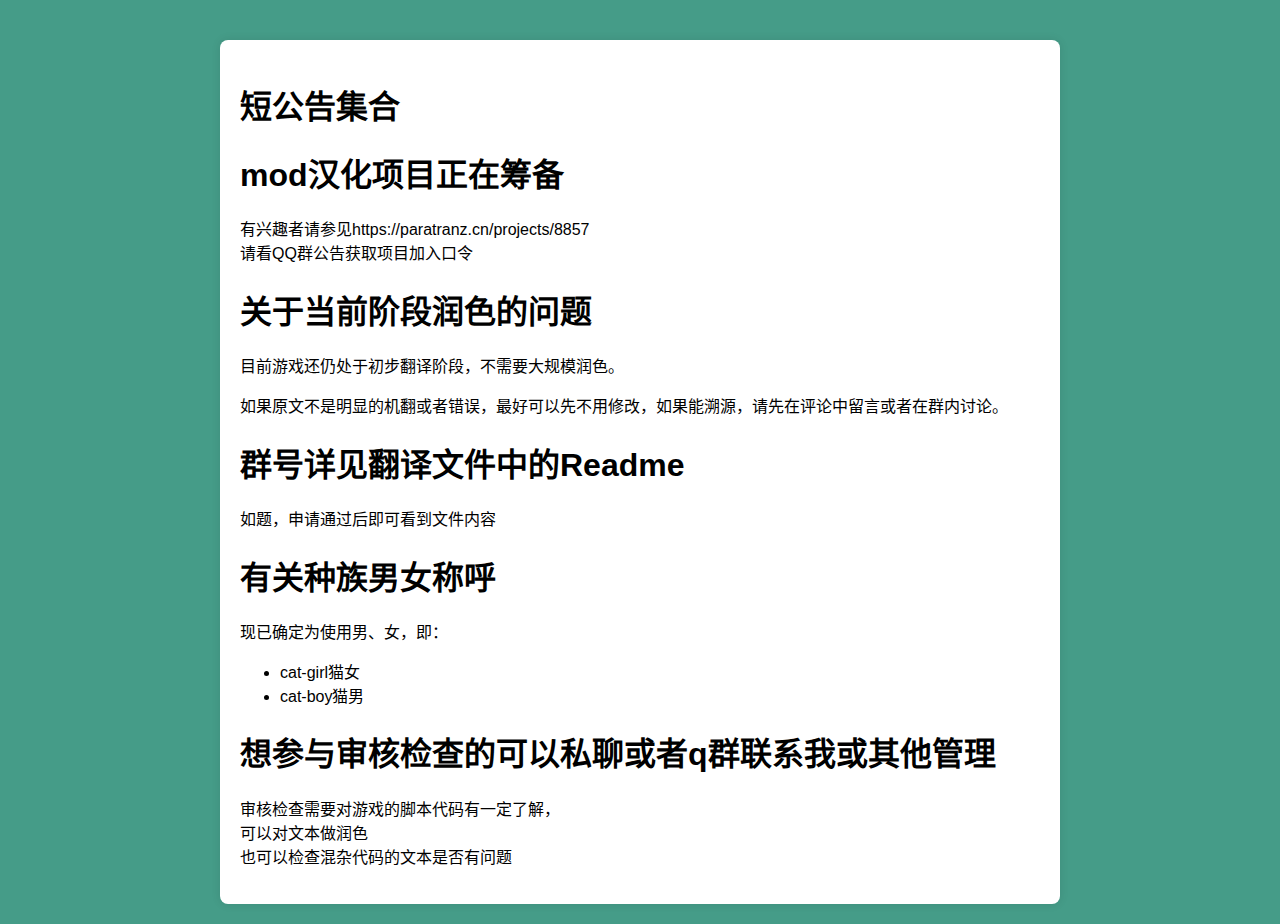
<file: Notes/short.html>
<!DOCTYPE html>
<html lang="zh-CN">

<head>
    <meta charset="UTF-8">
    <meta name="viewport" content="width=device-width, initial-scale=1.0">
    <title>短公告集合</title>
    <style>
        body {
            font-family: 'Arial', sans-serif;
            background-color: #459c88; /* 整个页面的背景颜色 */
            padding: 20px;
            margin: 0;
        }

        section {
            max-width: 800px;
            margin: 0 auto;
            background-color: #ffffff; /* 特定区域的背景颜色 */
            box-shadow: 0 0 10px rgba(0, 0, 0, 0.1);
            padding: 20px;
            margin-top: 20px;
            border-radius: 8px;
        }
    </style>
</head>

<body>

    <div id="content" class="container">
        <section>
            <h1>短公告集合</h1>
            <h1 class="code-line" data-line-start=0 data-line-end=1 ><a id="mod_0"></a>mod汉化项目正在筹备</h1>
<p class="has-line-data" data-line-start="2" data-line-end="4">有兴趣者请参见https://paratranz.cn/projects/8857<br>
请看QQ群公告获取项目加入口令</p>
<h1 class="code-line" data-line-start=5 data-line-end=6 ><a id="_5"></a>关于当前阶段润色的问题</h1>
<p class="has-line-data" data-line-start="7" data-line-end="8">目前游戏还仍处于初步翻译阶段，不需要大规模润色。</p>
<p class="has-line-data" data-line-start="9" data-line-end="10">如果原文不是明显的机翻或者错误，最好可以先不用修改，如果能溯源，请先在评论中留言或者在群内讨论。</p>
<h1 class="code-line" data-line-start=11 data-line-end=12 ><a id="Readme_11"></a>群号详见翻译文件中的Readme</h1>
<p class="has-line-data" data-line-start="13" data-line-end="14">如题，申请通过后即可看到文件内容</p>
<h1 class="code-line" data-line-start=15 data-line-end=16 ><a id="_15"></a>有关种族男女称呼</h1>
<p class="has-line-data" data-line-start="17" data-line-end="18">现已确定为使用男、女，即：</p>
<ul>
<li class="has-line-data" data-line-start="18" data-line-end="19">cat-girl猫女</li>
<li class="has-line-data" data-line-start="19" data-line-end="21">cat-boy猫男</li>
</ul>
<h1 class="code-line" data-line-start=21 data-line-end=22 ><a id="q_21"></a>想参与审核检查的可以私聊或者q群联系我或其他管理</h1>
<p class="has-line-data" data-line-start="23" data-line-end="26">审核检查需要对游戏的脚本代码有一定了解，<br>
可以对文本做润色<br>
也可以检查混杂代码的文本是否有问题</p>
            <div id="markdown-content">
                
            </div>
        </section>
    </div>

</body>

</html>
</file>
